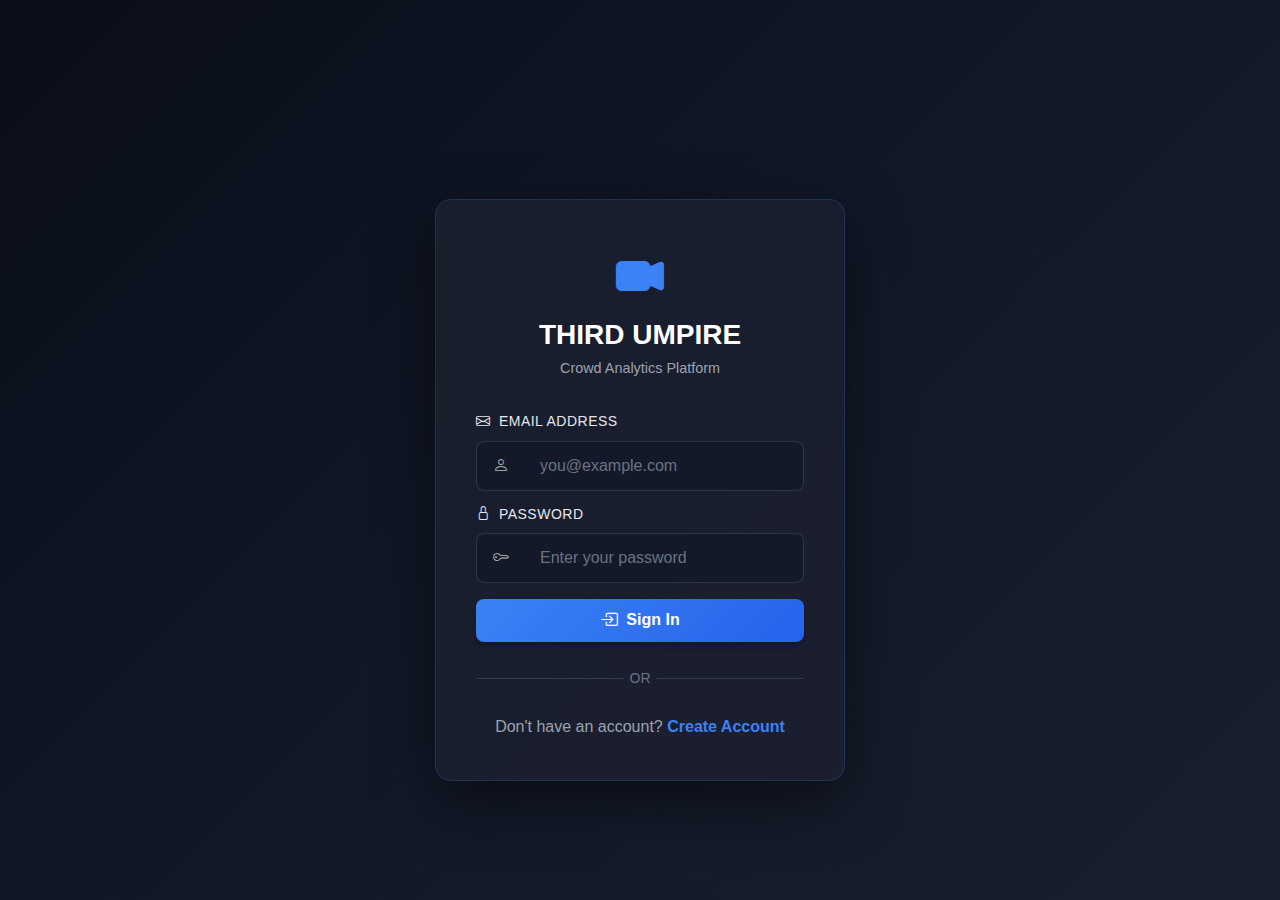
<file: login.html>
<!DOCTYPE html>
<html lang="en">
<head>
    <meta charset="UTF-8">
    <meta name="viewport" content="width=device-width, initial-scale=1.0">
    <title>Login - Third Umpire Analytics</title>
    
    <!-- Bootstrap 5 CSS -->
    <link href="https://cdn.jsdelivr.net/npm/bootstrap@5.3.0/dist/css/bootstrap.min.css" rel="stylesheet">
    
    <!-- Bootstrap Icons -->
    <link href="https://cdn.jsdelivr.net/npm/bootstrap-icons@1.11.0/font/bootstrap-icons.css" rel="stylesheet">
    <!-- Core CSS - Load First -->
    <link rel="stylesheet" href="/css/core.css">
    <link rel="stylesheet" href="/css/components.css">
    <link rel="stylesheet" href="/css/toast-loading.css">
    <link rel="stylesheet" href="/css/navigation.css">
    <link rel="stylesheet" href="/css/style.css">
    
    <style>
        body {
            background: linear-gradient(135deg, #0a0e1a 0%, #111827 50%, #1a1f2e 100%);
            min-height: 100vh;
            display: flex;
            align-items: center;
            justify-content: center;
            font-family: -apple-system, BlinkMacSystemFont, "Segoe UI", Roboto, sans-serif;
        }
        
        .login-container {
            max-width: 450px;
            width: 100%;
            padding: 20px;
        }
        
        .login-card {
            background: rgba(26, 31, 46, 0.95);
            border: 1px solid rgba(59, 130, 246, 0.2);
            border-radius: 16px;
            padding: 40px;
            box-shadow: 0 20px 60px rgba(0, 0, 0, 0.5);
        }
        
        .brand-logo {
            text-align: center;
            margin-bottom: 30px;
        }
        
        .brand-logo i {
            font-size: 3rem;
            color: #3B82F6;
            margin-bottom: 10px;
        }
        
        .brand-logo h1 {
            color: #fff;
            font-size: 1.75rem;
            font-weight: 700;
            margin: 0;
        }
        
        .brand-logo p {
            color: #9CA3AF;
            font-size: 0.9rem;
            margin-top: 5px;
        }
        
        .form-label {
            color: #E5E7EB;
            font-weight: 500;
            margin-bottom: 8px;
        }
        
        .form-control {
            background: rgba(17, 24, 39, 0.8);
            border: 1px solid rgba(75, 85, 99, 0.5);
            border-radius: 8px;
            color: #fff;
            padding: 12px 16px;
            transition: all 0.3s;
        }
        
        .form-control:focus {
            background: rgba(17, 24, 39, 0.9);
            border-color: #3B82F6;
            box-shadow: 0 0 0 3px rgba(59, 130, 246, 0.1);
            color: #fff;
        }
        
        .form-control::placeholder {
            color: #6B7280;
        }
        
        .btn-primary {
            background: linear-gradient(135deg, #3B82F6, #2563EB);
            border: none;
            border-radius: 8px;
            padding: 12px;
            font-weight: 600;
            width: 100%;
            transition: all 0.3s;
        }
        
        .btn-primary:hover {
            background: linear-gradient(135deg, #2563EB, #1D4ED8);
            transform: translateY(-2px);
            box-shadow: 0 10px 25px rgba(59, 130, 246, 0.3);
        }
        
        .divider {
            text-align: center;
            margin: 25px 0;
            color: #6B7280;
            position: relative;
        }
        
        .divider::before,
        .divider::after {
            content: '';
            position: absolute;
            top: 50%;
            width: 45%;
            height: 1px;
            background: rgba(75, 85, 99, 0.5);
        }
        
        .divider::before {
            left: 0;
        }
        
        .divider::after {
            right: 0;
        }
        
        .register-link {
            text-align: center;
            margin-top: 20px;
            color: #9CA3AF;
        }
        
        .register-link a {
            color: #3B82F6;
            text-decoration: none;
            font-weight: 600;
        }
        
        .register-link a:hover {
            color: #60A5FA;
            text-decoration: underline;
        }
        
        .alert {
            border-radius: 8px;
            border: none;
        }
        
        .input-group-text {
            background: rgba(17, 24, 39, 0.8);
            border: 1px solid rgba(75, 85, 99, 0.5);
            border-right: none;
            color: #9CA3AF;
        }
        
        .input-group .form-control {
            border-left: none;
        }
        
        .input-group:focus-within .input-group-text {
            border-color: #3B82F6;
            color: #3B82F6;
        }
    </style>
</head>
<body>
    <div class="login-container">
        <div class="login-card">
            <!-- Brand Logo -->
            <div class="brand-logo">
                <i class="bi bi-camera-video-fill"></i>
                <h1>THIRD UMPIRE</h1>
                <p>Crowd Analytics Platform</p>
            </div>
            
            <!-- Alert Messages -->
            <div id="alertContainer"></div>
            
            <!-- Login Form -->
            <form id="loginForm">
                <div class="mb-3">
                    <label for="email" class="form-label">
                        <i class="bi bi-envelope me-1"></i>
                        Email Address
                    </label>
                    <div class="input-group">
                        <span class="input-group-text">
                            <i class="bi bi-person"></i>
                        </span>
                        <input 
                            type="email" 
                            class="form-control" 
                            id="email" 
                            placeholder="you@example.com"
                            required
                            autocomplete="email"
                        >
                    </div>
                </div>
                
                <div class="mb-4">
                    <label for="password" class="form-label">
                        <i class="bi bi-lock me-1"></i>
                        Password
                    </label>
                    <div class="input-group">
                        <span class="input-group-text">
                            <i class="bi bi-key"></i>
                        </span>
                        <input 
                            type="password" 
                            class="form-control" 
                            id="password" 
                            placeholder="Enter your password"
                            required
                            autocomplete="current-password"
                        >
                    </div>
                </div>
                
                <button type="submit" class="btn btn-primary" id="loginBtn">
                    <i class="bi bi-box-arrow-in-right me-2"></i>
                    Sign In
                </button>
            </form>
            
            <div class="divider">OR</div>
            
            <div class="register-link">
                Don't have an account? 
                <a href="/register.html">Create Account</a>
            </div>
        </div>
    </div>
    
    <!-- Bootstrap JS -->
    <script src="https://cdn.jsdelivr.net/npm/bootstrap@5.3.0/dist/js/bootstrap.bundle.min.js"></script>
    <script src="js/toast.js"></script>
    <script src="js/loading-state.js"></script>
    <script>
        const loginForm = document.getElementById('loginForm');
        const loginBtn = document.getElementById('loginBtn');
        const alertContainer = document.getElementById('alertContainer');
        
        function showAlert(message, type = 'danger') {
            alertContainer.innerHTML = `
                <div class="alert alert-${type} alert-dismissible fade show" role="alert">
                    <i class="bi bi-${type === 'danger' ? 'exclamation-triangle' : 'check-circle'} me-2"></i>
                    ${message}
                    <button type="button" class="btn-close" data-bs-dismiss="alert"></button>
                </div>
            `;
        }
        
        loginForm.addEventListener('submit', async (e) => {
            e.preventDefault();
            
            const email = document.getElementById('email').value.trim();
            const password = document.getElementById('password').value;
            
            // Disable button
            loginBtn.disabled = true;
            loginBtn.innerHTML = '<span class="spinner-border spinner-border-sm me-2"></span>Signing in...';
            
            try {
                const response = await fetch('/api/auth/login', {
                    method: 'POST',
                    headers: {
                        'Content-Type': 'application/json'
                    },
                    body: JSON.stringify({ email, password })
                });
                
                const data = await response.json();
                
                if (data.success) {
                    showAlert('Login successful! Redirecting...', 'success');
                    
                    // Redirect to dashboard after 1 second
                    setTimeout(() => {
                        window.location.href = '/highlights.html';
                    }, 1000);
                } else {
                    showAlert(data.error || 'Login failed. Please try again.');
                    loginBtn.disabled = false;
                    loginBtn.innerHTML = '<i class="bi bi-box-arrow-in-right me-2"></i>Sign In';
                }
                
            } catch (error) {
                console.error('Login error:', error);
                showAlert('Network error. Please check your connection.');
                loginBtn.disabled = false;
                loginBtn.innerHTML = '<i class="bi bi-box-arrow-in-right me-2"></i>Sign In';
            }
        });
    </script>
</body>
</html>
</file>
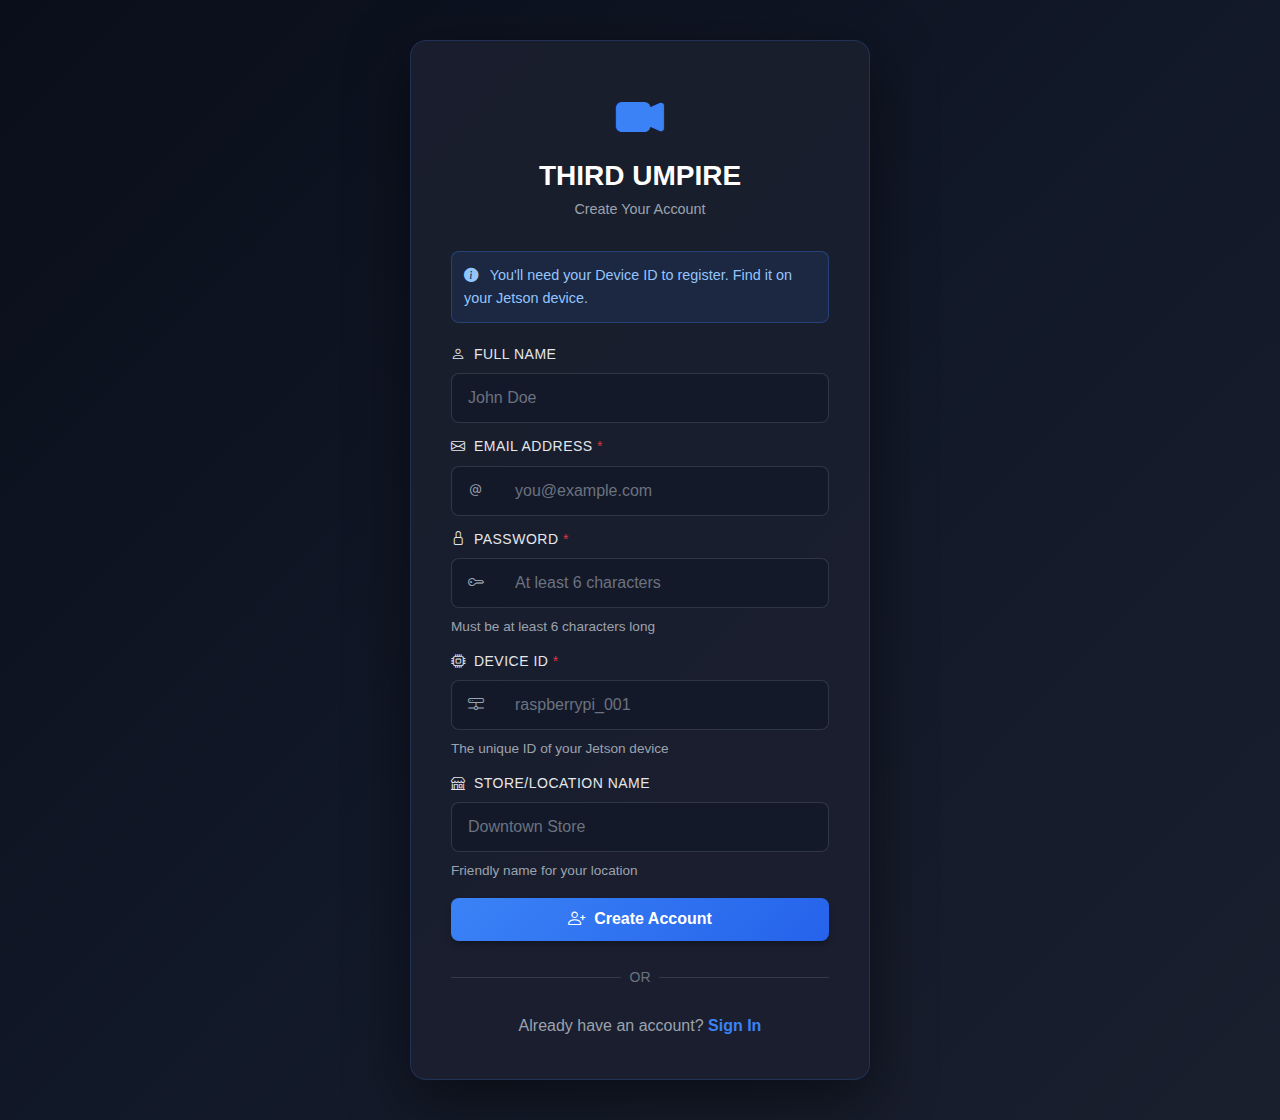
<file: register.html>
<!DOCTYPE html>
<html lang="en">
<head>
    <meta charset="UTF-8">
    <meta name="viewport" content="width=device-width, initial-scale=1.0">
    <title>Register - Third Umpire Analytics</title>
    
    <!-- Bootstrap 5 CSS -->
    <link href="https://cdn.jsdelivr.net/npm/bootstrap@5.3.0/dist/css/bootstrap.min.css" rel="stylesheet">
    
    <!-- Bootstrap Icons -->
    <link href="https://cdn.jsdelivr.net/npm/bootstrap-icons@1.11.0/font/bootstrap-icons.css" rel="stylesheet">
    <!-- Core CSS - Load First -->
    <link rel="stylesheet" href="/css/core.css">
    <link rel="stylesheet" href="/css/components.css">
    <link rel="stylesheet" href="/css/toast-loading.css">
    <link rel="stylesheet" href="/css/navigation.css">
    <link rel="stylesheet" href="/css/style.css">
    
    <style>
        body {
            background: linear-gradient(135deg, #0a0e1a 0%, #111827 50%, #1a1f2e 100%);
            min-height: 100vh;
            display: flex;
            align-items: center;
            justify-content: center;
            font-family: -apple-system, BlinkMacSystemFont, "Segoe UI", Roboto, sans-serif;
            padding: 20px 0;
        }
        
        .register-container {
            max-width: 500px;
            width: 100%;
            padding: 20px;
        }
        
        .register-card {
            background: rgba(26, 31, 46, 0.95);
            border: 1px solid rgba(59, 130, 246, 0.2);
            border-radius: 16px;
            padding: 40px;
            box-shadow: 0 20px 60px rgba(0, 0, 0, 0.5);
        }
        
        .brand-logo {
            text-align: center;
            margin-bottom: 30px;
        }
        
        .brand-logo i {
            font-size: 3rem;
            color: #3B82F6;
            margin-bottom: 10px;
        }
        
        .brand-logo h1 {
            color: #fff;
            font-size: 1.75rem;
            font-weight: 700;
            margin: 0;
        }
        
        .brand-logo p {
            color: #9CA3AF;
            font-size: 0.9rem;
            margin-top: 5px;
        }
        
        .form-label {
            color: #E5E7EB;
            font-weight: 500;
            margin-bottom: 8px;
        }
        
        .form-control {
            background: rgba(17, 24, 39, 0.8);
            border: 1px solid rgba(75, 85, 99, 0.5);
            border-radius: 8px;
            color: #fff;
            padding: 12px 16px;
            transition: all 0.3s;
        }
        
        .form-control:focus {
            background: rgba(17, 24, 39, 0.9);
            border-color: #3B82F6;
            box-shadow: 0 0 0 3px rgba(59, 130, 246, 0.1);
            color: #fff;
        }
        
        .form-control::placeholder {
            color: #6B7280;
        }
        
        .form-text {
            color: #9CA3AF;
            font-size: 0.85rem;
        }
        
        .btn-primary {
            background: linear-gradient(135deg, #3B82F6, #2563EB);
            border: none;
            border-radius: 8px;
            padding: 12px;
            font-weight: 600;
            width: 100%;
            transition: all 0.3s;
        }
        
        .btn-primary:hover {
            background: linear-gradient(135deg, #2563EB, #1D4ED8);
            transform: translateY(-2px);
            box-shadow: 0 10px 25px rgba(59, 130, 246, 0.3);
        }
        
        .divider {
            text-align: center;
            margin: 25px 0;
            color: #6B7280;
            position: relative;
        }
        
        .divider::before,
        .divider::after {
            content: '';
            position: absolute;
            top: 50%;
            width: 45%;
            height: 1px;
            background: rgba(75, 85, 99, 0.5);
        }
        
        .divider::before {
            left: 0;
        }
        
        .divider::after {
            right: 0;
        }
        
        .login-link {
            text-align: center;
            margin-top: 20px;
            color: #9CA3AF;
        }
        
        .login-link a {
            color: #3B82F6;
            text-decoration: none;
            font-weight: 600;
        }
        
        .login-link a:hover {
            color: #60A5FA;
            text-decoration: underline;
        }
        
        .alert {
            border-radius: 8px;
            border: none;
        }
        
        .input-group-text {
            background: rgba(17, 24, 39, 0.8);
            border: 1px solid rgba(75, 85, 99, 0.5);
            border-right: none;
            color: #9CA3AF;
        }
        
        .input-group .form-control {
            border-left: none;
        }
        
        .input-group:focus-within .input-group-text {
            border-color: #3B82F6;
            color: #3B82F6;
        }
        
        .info-box {
            background: rgba(59, 130, 246, 0.1);
            border: 1px solid rgba(59, 130, 246, 0.3);
            border-radius: 8px;
            padding: 12px;
            margin-bottom: 20px;
            color: #93C5FD;
            font-size: 0.9rem;
        }
        
        .info-box i {
            margin-right: 8px;
        }
    </style>
</head>
<body>
    <div class="register-container">
        <div class="register-card">
            <!-- Brand Logo -->
            <div class="brand-logo">
                <i class="bi bi-camera-video-fill"></i>
                <h1>THIRD UMPIRE</h1>
                <p>Create Your Account</p>
            </div>
            
            <!-- Info Box -->
            <div class="info-box">
                <i class="bi bi-info-circle-fill"></i>
                You'll need your Device ID to register. Find it on your Jetson device.
            </div>
            
            <!-- Alert Messages -->
            <div id="alertContainer"></div>
            
            <!-- Registration Form -->
            <form id="registerForm">
                <div class="mb-3">
                    <label for="fullName" class="form-label">
                        <i class="bi bi-person me-1"></i>
                        Full Name
                    </label>
                    <input 
                        type="text" 
                        class="form-control" 
                        id="fullName" 
                        placeholder="John Doe"
                        autocomplete="name"
                    >
                </div>
                
                <div class="mb-3">
                    <label for="email" class="form-label">
                        <i class="bi bi-envelope me-1"></i>
                        Email Address <span class="text-danger">*</span>
                    </label>
                    <div class="input-group">
                        <span class="input-group-text">
                            <i class="bi bi-at"></i>
                        </span>
                        <input 
                            type="email" 
                            class="form-control" 
                            id="email" 
                            placeholder="you@example.com"
                            required
                            autocomplete="email"
                        >
                    </div>
                </div>
                
                <div class="mb-3">
                    <label for="password" class="form-label">
                        <i class="bi bi-lock me-1"></i>
                        Password <span class="text-danger">*</span>
                    </label>
                    <div class="input-group">
                        <span class="input-group-text">
                            <i class="bi bi-key"></i>
                        </span>
                        <input 
                            type="password" 
                            class="form-control" 
                            id="password" 
                            placeholder="At least 6 characters"
                            required
                            autocomplete="new-password"
                            minlength="6"
                        >
                    </div>
                    <div class="form-text">Must be at least 6 characters long</div>
                </div>
                
                <div class="mb-3">
                    <label for="deviceId" class="form-label">
                        <i class="bi bi-cpu me-1"></i>
                        Device ID <span class="text-danger">*</span>
                    </label>
                    <div class="input-group">
                        <span class="input-group-text">
                            <i class="bi bi-hdd-network"></i>
                        </span>
                        <input 
                            type="text" 
                            class="form-control" 
                            id="deviceId" 
                            placeholder="raspberrypi_001"
                            required
                        >
                    </div>
                    <div class="form-text">The unique ID of your Jetson device</div>
                </div>
                
                <div class="mb-4">
                    <label for="storeName" class="form-label">
                        <i class="bi bi-shop me-1"></i>
                        Store/Location Name
                    </label>
                    <input 
                        type="text" 
                        class="form-control" 
                        id="storeName" 
                        placeholder="Downtown Store"
                    >
                    <div class="form-text">Friendly name for your location</div>
                </div>
                
                <button type="submit" class="btn btn-primary" id="registerBtn">
                    <i class="bi bi-person-plus me-2"></i>
                    Create Account
                </button>
            </form>
            
            <div class="divider">OR</div>
            
            <div class="login-link">
                Already have an account? 
                <a href="/login.html">Sign In</a>
            </div>
        </div>
    </div>
    
    <!-- Bootstrap JS -->
    <script src="https://cdn.jsdelivr.net/npm/bootstrap@5.3.0/dist/js/bootstrap.bundle.min.js"></script>
    <script src="js/toast.js"></script>
    <script src="js/loading-state.js"></script>
    <script>
        const registerForm = document.getElementById('registerForm');
        const registerBtn = document.getElementById('registerBtn');
        const alertContainer = document.getElementById('alertContainer');
        
        function showAlert(message, type = 'danger') {
            alertContainer.innerHTML = `
                <div class="alert alert-${type} alert-dismissible fade show" role="alert">
                    <i class="bi bi-${type === 'danger' ? 'exclamation-triangle' : 'check-circle'} me-2"></i>
                    ${message}
                    <button type="button" class="btn-close" data-bs-dismiss="alert"></button>
                </div>
            `;
            
            // Scroll to top to show alert
            window.scrollTo({ top: 0, behavior: 'smooth' });
        }
        
        registerForm.addEventListener('submit', async (e) => {
            e.preventDefault();
            
            const fullName = document.getElementById('fullName').value.trim();
            const email = document.getElementById('email').value.trim();
            const password = document.getElementById('password').value;
            const deviceId = document.getElementById('deviceId').value.trim();
            const storeName = document.getElementById('storeName').value.trim();
            
            // Client-side validation
            if (!email || !password || !deviceId) {
                showAlert('Please fill in all required fields.');
                return;
            }
            
            if (password.length < 6) {
                showAlert('Password must be at least 6 characters long.');
                return;
            }
            
            // Disable button
            registerBtn.disabled = true;
            registerBtn.innerHTML = '<span class="spinner-border spinner-border-sm me-2"></span>Creating account...';
            
            try {
                const response = await fetch('/api/auth/register', {
                    method: 'POST',
                    headers: {
                        'Content-Type': 'application/json'
                    },
                    body: JSON.stringify({
                        email,
                        password,
                        device_id: deviceId,
                        full_name: fullName || null,
                        store_name: storeName || null
                    })
                });
                
                const data = await response.json();
                
                if (data.success) {
                    showAlert('Account created successfully! Redirecting...', 'success');
                    
                    // Redirect to dashboard after 1.5 seconds
                    setTimeout(() => {
                        window.location.href = '/highlights.html';
                    }, 1500);
                } else {
                    showAlert(data.error || 'Registration failed. Please try again.');
                    registerBtn.disabled = false;
                    registerBtn.innerHTML = '<i class="bi bi-person-plus me-2"></i>Create Account';
                }
                
            } catch (error) {
                console.error('Registration error:', error);
                showAlert('Network error. Please check your connection.');
                registerBtn.disabled = false;
                registerBtn.innerHTML = '<i class="bi bi-person-plus me-2"></i>Create Account';
            }
        });
    </script>
</body>
</html>
</file>
<file: css/core.css>
/* ============================================
   THIRD UMPIRE DASHBOARD - CORE CSS
   Design System & Variables
   Quick Win #3: Extract inline styles to CSS
   ============================================ */

/* ========== CSS VARIABLES ========== */
:root {
  /* Color Palette - Dark Theme */
  --color-primary: #0073A4;
  --color-accent: #16A6FD;
  --color-accent-hover: #22C8F9;
  --color-accent-secondary: #0284c7;
  
  /* Background Colors */
  --bg-primary: #0E1726;
  --bg-secondary: #1a1f2e;
  --bg-card: rgba(26, 31, 46, 0.95);
  --bg-card-hover: rgba(34, 41, 56, 0.95);
  
  /* Text Colors */
  --text-primary: #FFFFFF;
  --text-secondary: #A0AEC0;
  --text-muted: #6B7280;
  --text-disabled: #4B5563;
  
  /* Border Colors */
  --border-color: rgba(75, 85, 99, 0.5);
  --border-color-hover: var(--color-accent);
  --border-color-focus: #3B82F6;
  
  /* Status Colors */
  --status-success: #10B981;
  --status-error: #EF4444;
  --status-warning: #F59E0B;
  --status-info: #3B82F6;
  
  /* Shadows */
  --shadow-sm: 0 1px 3px rgba(0, 0, 0, 0.3);
  --shadow-md: 0 4px 12px rgba(0, 0, 0, 0.4);
  --shadow-lg: 0 10px 25px rgba(0, 0, 0, 0.5);
  --shadow-xl: 0 20px 60px rgba(0, 0, 0, 0.6);
  --shadow-glow: 0 0 20px rgba(22, 166, 253, 0.4);
  
  /* Spacing Scale */
  --space-1: 0.25rem;  /* 4px */
  --space-2: 0.5rem;   /* 8px */
  --space-3: 0.75rem;  /* 12px */
  --space-4: 1rem;     /* 16px */
  --space-5: 1.25rem;  /* 20px */
  --space-6: 1.5rem;   /* 24px */
  --space-8: 2rem;     /* 32px */
  --space-10: 2.5rem;  /* 40px */
  --space-12: 3rem;    /* 48px */
  
  /* Border Radius */
  --radius-sm: 4px;
  --radius-md: 8px;
  --radius-lg: 12px;
  --radius-xl: 16px;
  --radius-full: 9999px;
  
  /* Typography */
  --font-family: -apple-system, BlinkMacSystemFont, "Segoe UI", Roboto, "Inter", "Helvetica Neue", Arial, sans-serif;
  --font-mono: "SF Mono", Monaco, "Cascadia Code", "Roboto Mono", Consolas, "Courier New", monospace;
  
  --font-size-xs: 0.75rem;   /* 12px */
  --font-size-sm: 0.875rem;  /* 14px */
  --font-size-base: 1rem;    /* 16px */
  --font-size-lg: 1.125rem;  /* 18px */
  --font-size-xl: 1.25rem;   /* 20px */
  --font-size-2xl: 1.5rem;   /* 24px */
  --font-size-3xl: 1.875rem; /* 30px */
  
  --font-weight-normal: 400;
  --font-weight-medium: 500;
  --font-weight-semibold: 600;
  --font-weight-bold: 700;
  
  --line-height-tight: 1.25;
  --line-height-normal: 1.5;
  --line-height-relaxed: 1.75;
  
  /* Transitions */
  --transition-fast: 150ms cubic-bezier(0.4, 0, 0.2, 1);
  --transition-base: 300ms cubic-bezier(0.4, 0, 0.2, 1);
  --transition-slow: 500ms cubic-bezier(0.4, 0, 0.2, 1);
  
  /* Z-index Scale */
  --z-dropdown: 1000;
  --z-sticky: 1020;
  --z-fixed: 1030;
  --z-modal-backdrop: 1040;
  --z-modal: 1050;
  --z-popover: 1060;
  --z-tooltip: 1070;
  --z-toast: 1080;
  
  /* Chart Heights - Responsive */
  --chart-height: 360px;
  --chart-height-mobile: 280px;
  --chart-height-tablet: 320px;
  --chart-height-desktop: 380px;
  
  /* Touch Targets */
  --touch-target-min: 44px;
  
  /* Grid Breakpoints */
  --breakpoint-sm: 576px;
  --breakpoint-md: 768px;
  --breakpoint-lg: 992px;
  --breakpoint-xl: 1200px;
  --breakpoint-2xl: 1400px;
}

/* ========== GLOBAL RESETS ========== */
*,
*::before,
*::after {
  box-sizing: border-box;
  margin: 0;
  padding: 0;
}

html {
  font-size: 16px;
  -webkit-font-smoothing: antialiased;
  -moz-osx-font-smoothing: grayscale;
  text-rendering: optimizeLegibility;
}

body {
  font-family: var(--font-family);
  font-size: var(--font-size-base);
  line-height: var(--line-height-normal);
  color: var(--text-primary);
  background: linear-gradient(135deg, #0a0e1a 0%, #111827 50%, #1a1f2e 100%);
  min-height: 100vh;
  overflow-x: hidden;
}

/* ========== TYPOGRAPHY ========== */
h1, h2, h3, h4, h5, h6 {
  font-weight: var(--font-weight-bold);
  line-height: var(--line-height-tight);
  color: var(--text-primary);
  margin-bottom: var(--space-4);
}

h1 { font-size: var(--font-size-3xl); }
h2 { font-size: var(--font-size-2xl); }
h3 { font-size: var(--font-size-xl); }
h4 { font-size: var(--font-size-lg); }
h5 { font-size: var(--font-size-base); }
h6 { font-size: var(--font-size-sm); }

p {
  margin-bottom: var(--space-4);
  color: var(--text-secondary);
}

a {
  color: var(--color-accent);
  text-decoration: none;
  transition: color var(--transition-fast);
}

a:hover {
  color: var(--color-accent-hover);
  text-decoration: underline;
}

a:focus-visible {
  outline: 2px solid var(--color-accent);
  outline-offset: 2px;
  border-radius: var(--radius-sm);
}

small {
  font-size: var(--font-size-sm);
  color: var(--text-muted);
}

strong {
  font-weight: var(--font-weight-semibold);
  color: var(--text-primary);
}

code, kbd {
  font-family: var(--font-mono);
  font-size: 0.875em;
}

kbd {
  background-color: var(--bg-secondary);
  border: 1px solid var(--border-color);
  border-radius: var(--radius-sm);
  box-shadow: var(--shadow-sm);
  color: var(--text-primary);
  display: inline-block;
  font-weight: var(--font-weight-medium);
  line-height: 1;
  padding: 3px 6px;
  white-space: nowrap;
}

/* ========== ACCESSIBILITY ========== */
.sr-only {
  position: absolute;
  width: 1px;
  height: 1px;
  padding: 0;
  margin: -1px;
  overflow: hidden;
  clip: rect(0, 0, 0, 0);
  white-space: nowrap;
  border: 0;
}

/* Focus styles for keyboard navigation */
:focus-visible {
  outline: 2px solid var(--color-accent);
  outline-offset: 2px;
}

/* Skip to content link */
.skip-to-content {
  position: absolute;
  top: -40px;
  left: 0;
  background: var(--bg-card);
  color: var(--text-primary);
  padding: var(--space-3);
  text-decoration: none;
  z-index: var(--z-tooltip);
  transition: top var(--transition-fast);
}

.skip-to-content:focus {
  top: 0;
}

/* ========== UTILITY CLASSES ========== */
/* Display */
.d-none { display: none !important; }
.d-block { display: block !important; }
.d-inline-block { display: inline-block !important; }
.d-flex { display: flex !important; }
.d-inline-flex { display: inline-flex !important; }
.d-grid { display: grid !important; }

/* Flexbox */
.flex-row { flex-direction: row !important; }
.flex-column { flex-direction: column !important; }
.flex-wrap { flex-wrap: wrap !important; }
.justify-content-start { justify-content: flex-start !important; }
.justify-content-center { justify-content: center !important; }
.justify-content-end { justify-content: flex-end !important; }
.justify-content-between { justify-content: space-between !important; }
.align-items-start { align-items: flex-start !important; }
.align-items-center { align-items: center !important; }
.align-items-end { align-items: flex-end !important; }
.gap-1 { gap: var(--space-1) !important; }
.gap-2 { gap: var(--space-2) !important; }
.gap-3 { gap: var(--space-3) !important; }
.gap-4 { gap: var(--space-4) !important; }

/* Spacing */
.m-0 { margin: 0 !important; }
.mt-1 { margin-top: var(--space-1) !important; }
.mt-2 { margin-top: var(--space-2) !important; }
.mt-3 { margin-top: var(--space-3) !important; }
.mt-4 { margin-top: var(--space-4) !important; }
.mb-1 { margin-bottom: var(--space-1) !important; }
.mb-2 { margin-bottom: var(--space-2) !important; }
.mb-3 { margin-bottom: var(--space-3) !important; }
.mb-4 { margin-bottom: var(--space-4) !important; }

.p-0 { padding: 0 !important; }
.p-1 { padding: var(--space-1) !important; }
.p-2 { padding: var(--space-2) !important; }
.p-3 { padding: var(--space-3) !important; }
.p-4 { padding: var(--space-4) !important; }

/* Text */
.text-left { text-align: left !important; }
.text-center { text-align: center !important; }
.text-right { text-align: right !important; }

.text-primary { color: var(--text-primary) !important; }
.text-secondary { color: var(--text-secondary) !important; }
.text-muted { color: var(--text-muted) !important; }
.text-success { color: var(--status-success) !important; }
.text-error { color: var(--status-error) !important; }
.text-warning { color: var(--status-warning) !important; }
.text-info { color: var(--status-info) !important; }

.font-bold { font-weight: var(--font-weight-bold) !important; }
.font-semibold { font-weight: var(--font-weight-semibold) !important; }
.font-medium { font-weight: var(--font-weight-medium) !important; }

/* Width */
.w-full { width: 100% !important; }
.w-auto { width: auto !important; }

/* Opacity */
.opacity-0 { opacity: 0 !important; }
.opacity-50 { opacity: 0.5 !important; }
.opacity-100 { opacity: 1 !important; }

/* Pointer Events */
.pointer-events-none { pointer-events: none !important; }
.pointer-events-auto { pointer-events: auto !important; }

/* Cursor */
.cursor-pointer { cursor: pointer !important; }
.cursor-not-allowed { cursor: not-allowed !important; }

/* Overflow */
.overflow-hidden { overflow: hidden !important; }
.overflow-auto { overflow: auto !important; }

/* Position */
.position-relative { position: relative !important; }
.position-absolute { position: absolute !important; }
.position-fixed { position: fixed !important; }

/* ========== ANIMATIONS ========== */
@keyframes fadeIn {
  from {
    opacity: 0;
    transform: translateY(10px);
  }
  to {
    opacity: 1;
    transform: translateY(0);
  }
}

@keyframes fadeOut {
  from {
    opacity: 1;
    transform: scale(1);
  }
  to {
    opacity: 0;
    transform: scale(0.95);
  }
}

@keyframes slideInRight {
  from {
    transform: translateX(100%);
  }
  to {
    transform: translateX(0);
  }
}

@keyframes slideOutRight {
  from {
    transform: translateX(0);
  }
  to {
    transform: translateX(100%);
  }
}

@keyframes spin {
  from {
    transform: rotate(0deg);
  }
  to {
    transform: rotate(360deg);
  }
}

@keyframes pulse {
  0%, 100% {
    opacity: 1;
  }
  50% {
    opacity: 0.5;
  }
}

@keyframes shimmer {
  0% {
    background-position: -1000px 0;
  }
  100% {
    background-position: 1000px 0;
  }
}

/* Animation utility classes */
.animate-fade-in {
  animation: fadeIn var(--transition-base) ease-in-out;
}

.animate-fade-out {
  animation: fadeOut var(--transition-base) ease-in-out;
}

.animate-spin {
  animation: spin 1s linear infinite;
}

.animate-pulse {
  animation: pulse 2s cubic-bezier(0.4, 0, 0.6, 1) infinite;
}

/* ========== RESPONSIVE BREAKPOINTS ========== */
@media (max-width: 767px) {
  :root {
    --chart-height: var(--chart-height-mobile);
    --space-mobile: var(--space-3);
  }
  
  body {
    font-size: var(--font-size-sm);
  }
  
  h1 { font-size: var(--font-size-2xl); }
  h2 { font-size: var(--font-size-xl); }
  h3 { font-size: var(--font-size-lg); }
}

@media (min-width: 768px) and (max-width: 991px) {
  :root {
    --chart-height: var(--chart-height-tablet);
  }
}

@media (min-width: 992px) {
  :root {
    --chart-height: var(--chart-height-desktop);
  }
}

/* ========== PRINT STYLES ========== */
@media print {
  body {
    background: white;
    color: black;
  }
  
  .no-print,
  button,
  .btn,
  nav,
  .modal,
  .toast-container {
    display: none !important;
  }
}
</file>
<file: css/components.css>
/* ============================================
   THIRD UMPIRE DASHBOARD - COMPONENTS CSS
   Buttons, Cards, Modals, Forms, Navigation
   Quick Win #3: Extract inline styles to CSS
   ============================================ */

/* ========== BUTTONS ========== */
.btn {
  display: inline-flex;
  align-items: center;
  justify-content: center;
  padding: var(--space-3) var(--space-5);
  font-family: var(--font-family);
  font-size: var(--font-size-base);
  font-weight: var(--font-weight-semibold);
  line-height: 1;
  text-align: center;
  text-decoration: none;
  white-space: nowrap;
  border: 1px solid transparent;
  border-radius: var(--radius-md);
  cursor: pointer;
  transition: all var(--transition-fast);
  user-select: none;
  -webkit-user-select: none;
  position: relative;
  overflow: hidden;
}

.btn:focus-visible {
  outline: 2px solid var(--color-accent);
  outline-offset: 2px;
}

.btn:active {
  transform: translateY(0) !important;
  box-shadow: var(--shadow-sm) !important;
}

/* Button Variants */
.btn-primary {
  background: linear-gradient(135deg, var(--color-accent), var(--color-primary));
  color: var(--text-primary);
  border: none;
  box-shadow: var(--shadow-md);
}

.btn-primary:hover {
  background: linear-gradient(135deg, var(--color-accent-hover), var(--color-accent));
  transform: translateY(-2px);
  box-shadow: var(--shadow-lg), var(--shadow-glow);
}

.btn-secondary {
  background: var(--bg-secondary);
  color: var(--text-primary);
  border-color: var(--border-color);
}

.btn-secondary:hover {
  background: var(--bg-card-hover);
  border-color: var(--border-color-hover);
  transform: translateY(-1px);
}

.btn-outline-primary {
  background: transparent;
  color: var(--color-accent);
  border-color: var(--color-accent);
}

.btn-outline-primary:hover {
  background: var(--color-accent);
  color: white;
  transform: translateY(-1px);
}

.btn-outline-secondary {
  background: transparent;
  color: var(--text-secondary);
  border-color: var(--border-color);
}

.btn-outline-secondary:hover {
  background: var(--bg-card-hover);
  border-color: var(--color-accent-secondary);
  color: var(--color-accent-secondary);
}

/* Button States */
.btn:disabled,
.btn.disabled {
  opacity: 0.5;
  cursor: not-allowed;
  pointer-events: none;
}

.btn.loading {
  color: transparent;
  pointer-events: none;
  position: relative;
}

.btn.loading::after {
  content: '';
  position: absolute;
  width: 16px;
  height: 16px;
  top: 50%;
  left: 50%;
  margin-left: -8px;
  margin-top: -8px;
  border: 2px solid currentColor;
  border-radius: 50%;
  border-top-color: transparent;
  animation: spin 0.6s linear infinite;
}

/* Button Sizes */
.btn-sm {
  padding: var(--space-2) var(--space-3);
  font-size: var(--font-size-sm);
}

.btn-lg {
  padding: var(--space-4) var(--space-6);
  font-size: var(--font-size-lg);
}

/* Button Icons */
.btn i {
  font-size: 1.1em;
  line-height: 1;
}

.btn i:first-child {
  margin-right: var(--space-2);
}

.btn i:last-child {
  margin-left: var(--space-2);
}

.btn i:only-child {
  margin: 0;
}

/* Button Group */
.btn-group {
  display: inline-flex;
  gap: 1px;
}

.btn-group .btn {
  border-radius: 0;
}

.btn-group .btn:first-child {
  border-top-left-radius: var(--radius-md);
  border-bottom-left-radius: var(--radius-md);
}

.btn-group .btn:last-child {
  border-top-right-radius: var(--radius-md);
  border-bottom-right-radius: var(--radius-md);
}

/* Close Button */
.btn-close {
  width: 32px;
  height: 32px;
  padding: 0;
  background: transparent;
  border: none;
  color: var(--text-secondary);
  cursor: pointer;
  opacity: 0.7;
  transition: all var(--transition-fast);
  display: flex;
  align-items: center;
  justify-content: center;
  border-radius: var(--radius-md);
}

.btn-close:hover {
  opacity: 1;
  background: rgba(255, 255, 255, 0.1);
}

.btn-close-white {
  filter: invert(1);
}

/* ========== CARDS ========== */
.card {
  background: var(--bg-card);
  border: 1px solid var(--border-color);
  border-radius: var(--radius-lg);
  box-shadow: var(--shadow-md);
  overflow: hidden;
  transition: all var(--transition-base);
}

.card:hover {
  box-shadow: var(--shadow-lg);
}

.card-header {
  padding: var(--space-5) var(--space-6);
  background: var(--bg-secondary);
  border-bottom: 1px solid var(--border-color);
}

.card-body {
  padding: var(--space-6);
}

.card-footer {
  padding: var(--space-4) var(--space-6);
  background: var(--bg-secondary);
  border-top: 1px solid var(--border-color);
}

.card-title {
  font-size: var(--font-size-lg);
  font-weight: var(--font-weight-semibold);
  color: var(--text-primary);
  margin-bottom: var(--space-3);
}

.card-subtitle {
  font-size: var(--font-size-sm);
  color: var(--text-muted);
  margin-bottom: var(--space-4);
}

/* Interactive Card */
.card-interactive {
  cursor: pointer;
  transition: all var(--transition-base);
}

.card-interactive:hover {
  transform: translateY(-4px);
  border-color: var(--color-accent);
  box-shadow: var(--shadow-xl);
}

/* Card with Top Accent */
.card-accent {
  position: relative;
}

.card-accent::before {
  content: '';
  position: absolute;
  top: 0;
  left: 0;
  right: 0;
  height: 3px;
  background: linear-gradient(90deg, var(--color-accent), var(--color-primary));
}

/* ========== MODALS ========== */
.modal {
  position: fixed;
  top: 0;
  left: 0;
  z-index: var(--z-modal);
  display: none;
  width: 100%;
  height: 100%;
  overflow-x: hidden;
  overflow-y: auto;
  outline: 0;
}

.modal.show {
  display: block;
}

.modal-backdrop {
  position: fixed;
  top: 0;
  left: 0;
  z-index: var(--z-modal-backdrop);
  width: 100vw;
  height: 100vh;
  background-color: rgba(0, 0, 0, 0.85);
  backdrop-filter: blur(4px);
}

.modal-backdrop.show {
  opacity: 1;
}

.modal-dialog {
  position: relative;
  width: auto;
  margin: 1.75rem auto;
  pointer-events: none;
  max-width: 500px;
}

.modal-dialog-centered {
  display: flex;
  align-items: center;
  min-height: calc(100% - 3.5rem);
}

.modal-xl {
  max-width: 90vw;
}

.modal-lg {
  max-width: 800px;
}

.modal-sm {
  max-width: 300px;
}

.modal-content {
  position: relative;
  display: flex;
  flex-direction: column;
  width: 100%;
  pointer-events: auto;
  background: var(--bg-card);
  border: 1px solid var(--border-color);
  border-radius: var(--radius-lg);
  box-shadow: var(--shadow-xl);
  outline: 0;
}

.modal-header {
  display: flex;
  flex-shrink: 0;
  align-items: center;
  justify-content: space-between;
  padding: var(--space-5) var(--space-6);
  background: var(--bg-secondary);
  border-bottom: 1px solid var(--border-color);
  border-top-left-radius: var(--radius-lg);
  border-top-right-radius: var(--radius-lg);
}

.modal-title {
  margin-bottom: 0;
  line-height: 1.5;
  font-size: var(--font-size-xl);
  font-weight: var(--font-weight-semibold);
  color: var(--text-primary);
}

.modal-body {
  position: relative;
  flex: 1 1 auto;
  padding: var(--space-6);
  max-height: calc(100vh - 200px);
  overflow-y: auto;
}

.modal-footer {
  display: flex;
  flex-wrap: wrap;
  flex-shrink: 0;
  align-items: center;
  justify-content: flex-end;
  padding: var(--space-4) var(--space-6);
  background: var(--bg-secondary);
  border-top: 1px solid var(--border-color);
  border-bottom-right-radius: var(--radius-lg);
  border-bottom-left-radius: var(--radius-lg);
  gap: var(--space-2);
}

/* Modal Animation */
.modal.fade .modal-dialog {
  transition: transform var(--transition-base);
  transform: translate(0, -50px);
}

.modal.show .modal-dialog {
  transform: none;
}

/* ========== FORMS ========== */
.form-group {
  margin-bottom: var(--space-5);
}

.form-label {
  display: block;
  margin-bottom: var(--space-2);
  font-weight: var(--font-weight-medium);
  font-size: var(--font-size-sm);
  color: var(--text-secondary);
}

.form-control {
  display: block;
  width: 100%;
  padding: var(--space-3) var(--space-4);
  font-family: var(--font-family);
  font-size: var(--font-size-base);
  font-weight: var(--font-weight-normal);
  line-height: 1.5;
  color: var(--text-primary);
  background-color: rgba(17, 24, 39, 0.8);
  background-clip: padding-box;
  border: 1px solid var(--border-color);
  border-radius: var(--radius-md);
  transition: all var(--transition-fast);
  appearance: none;
}

.form-control:focus {
  color: var(--text-primary);
  background-color: rgba(17, 24, 39, 0.9);
  border-color: var(--border-color-focus);
  outline: 0;
  box-shadow: 0 0 0 3px rgba(59, 130, 246, 0.1);
}

.form-control::placeholder {
  color: var(--text-muted);
  opacity: 1;
}

.form-control:disabled {
  background-color: rgba(17, 24, 39, 0.5);
  opacity: 0.6;
  cursor: not-allowed;
}

.form-text {
  margin-top: var(--space-2);
  font-size: var(--font-size-sm);
  color: var(--text-muted);
}

/* Input Group */
.input-group {
  position: relative;
  display: flex;
  flex-wrap: wrap;
  align-items: stretch;
  width: 100%;
}

.input-group-text {
  display: flex;
  align-items: center;
  padding: var(--space-3) var(--space-4);
  font-size: var(--font-size-base);
  font-weight: var(--font-weight-normal);
  line-height: 1.5;
  color: var(--text-muted);
  text-align: center;
  white-space: nowrap;
  background-color: rgba(17, 24, 39, 0.8);
  border: 1px solid var(--border-color);
  border-right: none;
  border-radius: var(--radius-md) 0 0 var(--radius-md);
  transition: all var(--transition-fast);
}

.input-group .form-control {
  position: relative;
  flex: 1 1 auto;
  width: 1%;
  min-width: 0;
  border-left: none;
  border-radius: 0 var(--radius-md) var(--radius-md) 0;
}

.input-group:focus-within .input-group-text {
  border-color: var(--border-color-focus);
  color: var(--color-accent);
}

/* Select */
select.form-control {
  background-image: url("data:image/svg+xml,%3csvg xmlns='http://www.w3.org/2000/svg' viewBox='0 0 16 16'%3e%3cpath fill='none' stroke='%23A0AEC0' stroke-linecap='round' stroke-linejoin='round' stroke-width='2' d='M2 5l6 6 6-6'/%3e%3c/svg%3e");
  background-repeat: no-repeat;
  background-position: right var(--space-3) center;
  background-size: 16px 12px;
  padding-right: var(--space-8);
}

/* Checkbox & Radio */
.form-check {
  display: block;
  min-height: 1.5rem;
  padding-left: 1.5em;
  margin-bottom: var(--space-3);
}

.form-check-input {
  width: 1em;
  height: 1em;
  margin-top: 0.25em;
  vertical-align: top;
  background-color: var(--bg-secondary);
  background-repeat: no-repeat;
  background-position: center;
  background-size: contain;
  border: 1px solid var(--border-color);
  appearance: none;
  print-color-adjust: exact;
  cursor: pointer;
  transition: all var(--transition-fast);
}

.form-check-input[type="checkbox"] {
  border-radius: var(--radius-sm);
}

.form-check-input[type="radio"] {
  border-radius: 50%;
}

.form-check-input:checked {
  background-color: var(--color-accent);
  border-color: var(--color-accent);
}

.form-check-input:focus {
  border-color: var(--border-color-focus);
  outline: 0;
  box-shadow: 0 0 0 3px rgba(59, 130, 246, 0.1);
}

.form-check-label {
  color: var(--text-secondary);
  cursor: pointer;
}

/* ========== BADGES ========== */
.badge {
  display: inline-flex;
  align-items: center;
  padding: var(--space-1) var(--space-3);
  font-size: var(--font-size-xs);
  font-weight: var(--font-weight-semibold);
  line-height: 1;
  color: var(--text-primary);
  text-align: center;
  white-space: nowrap;
  vertical-align: baseline;
  border-radius: var(--radius-full);
}

.badge i {
  font-size: 0.75em;
}

.bg-success {
  background-color: var(--status-success);
}

.bg-error {
  background-color: var(--status-error);
}

.bg-warning {
  background-color: var(--status-warning);
}

.bg-info {
  background-color: var(--status-info);
}

.bg-secondary {
  background-color: var(--bg-secondary);
}

/* ========== ALERTS ========== */
.alert {
  position: relative;
  padding: var(--space-4) var(--space-5);
  margin-bottom: var(--space-4);
  border: 1px solid transparent;
  border-radius: var(--radius-md);
}

.alert-success {
  color: var(--status-success);
  background-color: rgba(16, 185, 129, 0.1);
  border-color: rgba(16, 185, 129, 0.3);
}

.alert-error,
.alert-danger {
  color: var(--status-error);
  background-color: rgba(239, 68, 68, 0.1);
  border-color: rgba(239, 68, 68, 0.3);
}

.alert-warning {
  color: var(--status-warning);
  background-color: rgba(245, 158, 11, 0.1);
  border-color: rgba(245, 158, 11, 0.3);
}

.alert-info {
  color: var(--status-info);
  background-color: rgba(59, 130, 246, 0.1);
  border-color: rgba(59, 130, 246, 0.3);
}

.alert-dismissible {
  padding-right: var(--space-12);
}

.alert-dismissible .btn-close {
  position: absolute;
  top: 0;
  right: 0;
  z-index: 2;
  padding: var(--space-4) var(--space-5);
}

/* ========== SPINNER ========== */
.spinner-border {
  display: inline-block;
  width: 2rem;
  height: 2rem;
  vertical-align: text-bottom;
  border: 0.25em solid currentColor;
  border-right-color: transparent;
  border-radius: 50%;
  animation: spin 0.75s linear infinite;
}

.spinner-border-sm {
  width: 1rem;
  height: 1rem;
  border-width: 0.2em;
}

/* ========== DIVIDER ========== */
.divider {
  position: relative;
  text-align: center;
  margin: var(--space-6) 0;
  color: var(--text-muted);
  font-size: var(--font-size-sm);
}

.divider::before,
.divider::after {
  content: '';
  position: absolute;
  top: 50%;
  width: 45%;
  height: 1px;
  background: var(--border-color);
}

.divider::before {
  left: 0;
}

.divider::after {
  right: 0;
}

/* ========== RESPONSIVE ========== */
@media (max-width: 767px) {
  .modal-dialog {
    margin: 0.5rem;
  }
  
  .modal-xl {
    max-width: 95vw;
  }
  
  .modal-header,
  .modal-body,
  .modal-footer {
    padding: var(--space-4);
  }
  
  .btn {
    padding: var(--space-3) var(--space-4);
    font-size: var(--font-size-sm);
  }
  
  .card-body {
    padding: var(--space-4);
  }
}
</file>
<file: css/toast-loading.css>
/* ============================================
   TOAST NOTIFICATIONS & LOADING STATES
   Quick Win #2 & #4
   ============================================ */

/* ========== TOAST NOTIFICATIONS ========== */
.toast-container {
  position: fixed;
  top: var(--space-6);
  right: var(--space-6);
  z-index: var(--z-toast);
  display: flex;
  flex-direction: column;
  gap: var(--space-3);
  pointer-events: none;
  max-width: 420px;
}

.toast {
  display: flex;
  align-items: flex-start;
  gap: var(--space-3);
  padding: var(--space-4);
  background: var(--bg-card);
  border: 1px solid var(--border-color);
  border-radius: var(--radius-lg);
  box-shadow: var(--shadow-xl);
  pointer-events: auto;
  min-width: 300px;
  opacity: 0;
  transform: translateX(100%);
  transition: all var(--transition-base);
}

.toast.show {
  opacity: 1;
  transform: translateX(0);
  animation: slideInRight var(--transition-base) ease-out;
}

.toast.hide {
  opacity: 0;
  transform: translateX(100%);
  animation: slideOutRight var(--transition-base) ease-in;
}

/* Toast Icons */
.toast-icon {
  flex-shrink: 0;
  width: 24px;
  height: 24px;
  display: flex;
  align-items: center;
  justify-content: center;
  font-size: 20px;
}

.toast-success .toast-icon {
  color: var(--status-success);
}

.toast-error .toast-icon {
  color: var(--status-error);
}

.toast-warning .toast-icon {
  color: var(--status-warning);
}

.toast-info .toast-icon {
  color: var(--status-info);
}

.toast-loading .toast-icon {
  color: var(--color-accent);
}

.toast-icon .spinning {
  animation: spin 1s linear infinite;
}

/* Toast Content */
.toast-content {
  flex: 1;
  min-width: 0;
}

.toast-message {
  font-size: var(--font-size-base);
  font-weight: var(--font-weight-medium);
  color: var(--text-primary);
  line-height: var(--line-height-normal);
  word-wrap: break-word;
}

.toast-subtitle {
  font-size: var(--font-size-sm);
  color: var(--text-muted);
  margin-top: var(--space-1);
}

/* Toast Close Button */
.toast-close {
  flex-shrink: 0;
  width: 24px;
  height: 24px;
  display: flex;
  align-items: center;
  justify-content: center;
  background: transparent;
  border: none;
  color: var(--text-muted);
  cursor: pointer;
  border-radius: var(--radius-sm);
  transition: all var(--transition-fast);
  padding: 0;
}

.toast-close:hover {
  background: rgba(255, 255, 255, 0.1);
  color: var(--text-primary);
}

.toast-close i {
  font-size: 18px;
}

/* Toast Variants with Border Accent */
.toast-success {
  border-left: 4px solid var(--status-success);
}

.toast-error {
  border-left: 4px solid var(--status-error);
}

.toast-warning {
  border-left: 4px solid var(--status-warning);
}

.toast-info {
  border-left: 4px solid var(--status-info);
}

.toast-loading {
  border-left: 4px solid var(--color-accent);
}

/* Mobile Toast Positioning */
@media (max-width: 767px) {
  .toast-container {
    top: var(--space-4);
    right: var(--space-4);
    left: var(--space-4);
    max-width: none;
  }
  
  .toast {
    min-width: auto;
    width: 100%;
  }
}

/* ========== LOADING STATES ========== */

/* Loading Spinner */
.loading-spinner {
  display: flex;
  align-items: center;
  justify-content: center;
  padding: var(--space-6);
}

.spinner-wrapper {
  display: flex;
  flex-direction: column;
  align-items: center;
  gap: var(--space-3);
}

.spinner-icon {
  display: block;
}

.spinner-track,
.spinner-path {
  fill: none;
  stroke-width: 4;
}

.spinner-track {
  stroke: rgba(255, 255, 255, 0.1);
}

.spinner-path {
  stroke: var(--color-accent);
  stroke-linecap: round;
  stroke-dasharray: 90;
  stroke-dashoffset: 0;
  transform-origin: 50% 50%;
  animation: spinnerRotate 1.5s ease-in-out infinite;
}

@keyframes spinnerRotate {
  0% {
    stroke-dashoffset: 90;
    transform: rotate(0deg);
  }
  50% {
    stroke-dashoffset: 22.5;
    transform: rotate(450deg);
  }
  100% {
    stroke-dashoffset: 90;
    transform: rotate(1080deg);
  }
}

.spinner-message {
  font-size: var(--font-size-sm);
  color: var(--text-secondary);
  font-weight: var(--font-weight-medium);
}

/* Spinner Sizes */
.loading-spinner.loading-sm .spinner-icon {
  width: 24px;
  height: 24px;
}

.loading-spinner.loading-md .spinner-icon {
  width: 40px;
  height: 40px;
}

.loading-spinner.loading-lg .spinner-icon {
  width: 64px;
  height: 64px;
}

/* Spinner Overlay */
.spinner-overlay {
  position: absolute;
  top: 0;
  left: 0;
  right: 0;
  bottom: 0;
  background: rgba(14, 23, 38, 0.9);
  backdrop-filter: blur(4px);
  display: flex;
  align-items: center;
  justify-content: center;
  z-index: 10;
  border-radius: inherit;
}

/* Loading State Container */
.loading-state {
  position: relative;
  pointer-events: none;
  user-select: none;
}

/* ========== SKELETON LOADING ========== */
.skeleton-loading {
  pointer-events: none;
  user-select: none;
}

.skeleton-text,
.skeleton-title,
.skeleton-bar {
  background: linear-gradient(
    90deg,
    rgba(255, 255, 255, 0.05) 25%,
    rgba(255, 255, 255, 0.1) 50%,
    rgba(255, 255, 255, 0.05) 75%
  );
  background-size: 200% 100%;
  animation: shimmer 1.5s ease-in-out infinite;
  border-radius: var(--radius-sm);
}

.skeleton-text {
  height: 14px;
  margin-bottom: var(--space-2);
}

.skeleton-title {
  height: 20px;
  width: 40%;
  margin-bottom: var(--space-4);
}

/* Skeleton Chart */
.skeleton-chart {
  display: flex;
  align-items: flex-end;
  justify-content: space-around;
  gap: var(--space-2);
  height: 300px;
  padding: var(--space-4);
}

.skeleton-bar {
  flex: 1;
  min-height: 40px;
  border-radius: var(--radius-sm) var(--radius-sm) 0 0;
}

/* Skeleton Card */
.skeleton-card {
  padding: var(--space-5);
}

/* ========== PROGRESS BAR ========== */
.loading-progress-bar {
  width: 100%;
  padding: var(--space-3) 0;
}

.progress-bar-track {
  width: 100%;
  height: 8px;
  background: rgba(255, 255, 255, 0.1);
  border-radius: var(--radius-full);
  overflow: hidden;
  position: relative;
}

.progress-bar-fill {
  height: 100%;
  background: linear-gradient(90deg, var(--color-accent), var(--color-primary));
  border-radius: var(--radius-full);
  transition: width var(--transition-base) ease-out;
  position: relative;
  overflow: hidden;
}

.progress-bar-fill::after {
  content: '';
  position: absolute;
  top: 0;
  left: 0;
  bottom: 0;
  right: 0;
  background: linear-gradient(
    90deg,
    transparent,
    rgba(255, 255, 255, 0.3),
    transparent
  );
  animation: shimmer 1.5s ease-in-out infinite;
}

.progress-bar-message {
  font-size: var(--font-size-sm);
  color: var(--text-secondary);
  margin-top: var(--space-2);
  text-align: center;
}

/* ========== LOADING OVERLAY (Full Screen) ========== */
.loading-overlay {
  position: absolute;
  top: 0;
  left: 0;
  right: 0;
  bottom: 0;
  background: rgba(14, 23, 38, 0.95);
  backdrop-filter: blur(8px);
  display: flex;
  align-items: center;
  justify-content: center;
  z-index: 100;
  border-radius: inherit;
}

.loading-overlay-content {
  display: flex;
  flex-direction: column;
  align-items: center;
  gap: var(--space-4);
  padding: var(--space-6);
  background: var(--bg-card);
  border: 1px solid var(--border-color);
  border-radius: var(--radius-lg);
  box-shadow: var(--shadow-xl);
}

.loading-overlay-message {
  font-size: var(--font-size-base);
  font-weight: var(--font-weight-medium);
  color: var(--text-primary);
}

/* Global Loading Overlay */
.loading-global-overlay {
  position: fixed;
  top: 0;
  left: 0;
  right: 0;
  bottom: 0;
  background: rgba(10, 14, 26, 0.98);
  backdrop-filter: blur(12px);
  display: flex;
  align-items: center;
  justify-content: center;
  z-index: var(--z-modal);
  opacity: 0;
  transition: opacity var(--transition-base);
}

.loading-global-overlay.show {
  opacity: 1;
}

.loading-global-overlay.fade-out {
  opacity: 0;
}

.loading-global-content {
  display: flex;
  flex-direction: column;
  align-items: center;
  gap: var(--space-6);
  padding: var(--space-10);
  background: var(--bg-card);
  border: 2px solid var(--border-color);
  border-radius: var(--radius-xl);
  box-shadow: var(--shadow-xl), var(--shadow-glow);
}

.loading-global-message {
  font-size: var(--font-size-lg);
  font-weight: var(--font-weight-semibold);
  color: var(--text-primary);
  text-align: center;
}

/* ========== FADE OUT ANIMATION ========== */
.fade-out {
  animation: fadeOut var(--transition-base) ease-out forwards;
}

/* ========== BUTTON LOADING STATE ========== */
.btn.loading {
  position: relative;
  color: transparent !important;
  pointer-events: none;
}

.btn.loading::after {
  content: '';
  position: absolute;
  width: 16px;
  height: 16px;
  top: 50%;
  left: 50%;
  margin-left: -8px;
  margin-top: -8px;
  border: 2px solid currentColor;
  border-radius: 50%;
  border-top-color: transparent;
  animation: spin 0.6s linear infinite;
  color: var(--text-primary);
}

/* Bootstrap Spinner Compatibility */
.spinner-border {
  display: inline-block;
  width: 2rem;
  height: 2rem;
  vertical-align: text-bottom;
  border: 0.25em solid currentColor;
  border-right-color: transparent;
  border-radius: 50%;
  animation: spin 0.75s linear infinite;
}

.spinner-border-sm {
  width: 1rem;
  height: 1rem;
  border-width: 0.2em;
}

/* ========== EMPTY STATE ========== */
.empty-state {
  display: flex;
  flex-direction: column;
  align-items: center;
  justify-content: center;
  padding: var(--space-10) var(--space-6);
  text-align: center;
  color: var(--text-muted);
}

.empty-state-icon {
  font-size: 64px;
  color: var(--text-disabled);
  margin-bottom: var(--space-4);
  opacity: 0.5;
}

.empty-state-title {
  font-size: var(--font-size-lg);
  font-weight: var(--font-weight-semibold);
  color: var(--text-secondary);
  margin-bottom: var(--space-2);
}

.empty-state-message {
  font-size: var(--font-size-base);
  color: var(--text-muted);
  max-width: 400px;
}

/* ========== RESPONSIVE ========== */
@media (max-width: 767px) {
  .loading-spinner {
    padding: var(--space-4);
  }
  
  .skeleton-chart {
    height: 200px;
  }
  
  .loading-global-content {
    padding: var(--space-8);
  }
  
  .loading-global-message {
    font-size: var(--font-size-base);
  }
}

/* ========== ACCESSIBILITY ========== */
@media (prefers-reduced-motion: reduce) {
  .spinner-path,
  .toast,
  .loading-overlay,
  .loading-global-overlay,
  .skeleton-text,
  .skeleton-title,
  .skeleton-bar,
  .progress-bar-fill::after {
    animation: none;
  }
  
  .toast {
    transition: opacity var(--transition-fast);
    transform: none;
  }
}
</file>
<file: css/navigation.css>
/* ============================================
   NAVIGATION & DEVICE SELECTOR
   Quick Win #3: Extract inline styles
   ============================================ */

/* ========== NAVBAR ========== */
.navbar {
  background: var(--bg-card);
  border-bottom: 1px solid var(--border-color);
  padding: var(--space-4) var(--space-6);
  box-shadow: var(--shadow-md);
  position: sticky;
  top: 0;
  z-index: var(--z-sticky);
  backdrop-filter: blur(8px);
}

.navbar-brand {
  display: flex;
  align-items: center;
  gap: var(--space-3);
  font-size: var(--font-size-xl);
  font-weight: var(--font-weight-bold);
  color: var(--text-primary);
  text-decoration: none;
  transition: all var(--transition-fast);
}

.navbar-brand:hover {
  color: var(--color-accent);
  text-decoration: none;
}

.navbar-brand i {
  font-size: 1.5em;
  color: var(--color-accent);
}

/* ========== DEVICE SELECTOR ========== */
.navbar-device-selector {
  display: inline-block;
  position: relative;
  margin-right: var(--space-4);
}

.device-dropdown-btn {
  display: flex;
  align-items: center;
  gap: var(--space-2);
  padding: var(--space-3) var(--space-4);
  background: var(--bg-secondary);
  border: 1px solid var(--border-color);
  border-radius: var(--radius-md);
  color: var(--text-primary);
  font-size: var(--font-size-base);
  font-weight: var(--font-weight-medium);
  cursor: pointer;
  transition: all var(--transition-fast);
  white-space: nowrap;
}

.device-dropdown-btn:hover {
  background: var(--bg-card-hover);
  border-color: var(--color-accent);
  box-shadow: var(--shadow-md);
}

.device-dropdown-btn:focus-visible {
  outline: 2px solid var(--color-accent);
  outline-offset: 2px;
}

.device-dropdown-btn i:first-child {
  font-size: 1.1em;
  color: var(--color-accent);
}

.device-dropdown-btn i:last-child {
  font-size: 0.75em;
  transition: transform var(--transition-fast);
}

.device-dropdown-btn:hover i:last-child {
  transform: translateY(2px);
}

#currentDeviceName {
  max-width: 200px;
  overflow: hidden;
  text-overflow: ellipsis;
}

/* Device Dropdown Menu */
.device-dropdown-menu {
  position: absolute;
  top: calc(100% + var(--space-2));
  left: 0;
  min-width: 300px;
  max-width: 400px;
  background: var(--bg-card);
  border: 1px solid var(--border-color);
  border-radius: var(--radius-lg);
  box-shadow: var(--shadow-xl);
  z-index: var(--z-dropdown);
  opacity: 0;
  visibility: hidden;
  transform: translateY(-10px);
  transition: all var(--transition-base);
  max-height: 400px;
  overflow-y: auto;
  padding: var(--space-2);
}

.device-dropdown-menu.show {
  opacity: 1;
  visibility: visible;
  transform: translateY(0);
}

.device-dropdown-menu::-webkit-scrollbar {
  width: 8px;
}

.device-dropdown-menu::-webkit-scrollbar-track {
  background: var(--bg-secondary);
  border-radius: var(--radius-md);
}

.device-dropdown-menu::-webkit-scrollbar-thumb {
  background: var(--border-color);
  border-radius: var(--radius-md);
}

.device-dropdown-menu::-webkit-scrollbar-thumb:hover {
  background: var(--color-accent);
}

/* Device Dropdown Item */
.device-dropdown-item {
  padding: var(--space-4);
  background: var(--bg-secondary);
  border: 1px solid var(--border-color);
  border-radius: var(--radius-md);
  color: var(--text-primary);
  cursor: pointer;
  transition: all var(--transition-fast);
  margin-bottom: var(--space-2);
}

.device-dropdown-item:last-child {
  margin-bottom: 0;
}

.device-dropdown-item:hover {
  background: var(--bg-card-hover);
  border-color: var(--color-accent);
  transform: translateX(4px);
}

.device-dropdown-item.active {
  background: linear-gradient(135deg, rgba(22, 166, 253, 0.15), rgba(0, 115, 164, 0.15));
  border-color: var(--color-accent);
  box-shadow: inset 0 0 0 1px var(--color-accent);
}

.device-dropdown-item .device-name {
  display: block;
  font-weight: var(--font-weight-semibold);
  font-size: var(--font-size-base);
  color: var(--color-accent);
  margin-bottom: var(--space-1);
}

.device-dropdown-item .device-id {
  font-size: var(--font-size-sm);
  color: var(--text-muted);
  font-family: var(--font-mono);
}

.device-dropdown-item .device-status {
  display: inline-flex;
  align-items: center;
  gap: var(--space-1);
  padding: var(--space-1) var(--space-2);
  font-size: var(--font-size-xs);
  font-weight: var(--font-weight-semibold);
  text-transform: uppercase;
  letter-spacing: 0.5px;
  border-radius: var(--radius-full);
}

.device-status.online {
  background: rgba(16, 185, 129, 0.2);
  color: var(--status-success);
}

.device-status.offline {
  background: rgba(107, 114, 128, 0.2);
  color: var(--text-muted);
}

/* ========== USER INFO ========== */
#userInfo {
  display: flex;
  align-items: center;
  gap: var(--space-4);
}

.user-avatar {
  width: 36px;
  height: 36px;
  border-radius: var(--radius-full);
  background: linear-gradient(135deg, var(--color-accent), var(--color-primary));
  display: flex;
  align-items: center;
  justify-content: center;
  color: white;
  font-weight: var(--font-weight-bold);
  font-size: var(--font-size-sm);
}

.user-name {
  font-weight: var(--font-weight-medium);
  color: var(--text-primary);
  display: none;
}

.logout-btn {
  padding: var(--space-2) var(--space-4);
  background: transparent;
  border: 1px solid var(--border-color);
  border-radius: var(--radius-md);
  color: var(--text-secondary);
  font-size: var(--font-size-sm);
  cursor: pointer;
  transition: all var(--transition-fast);
}

.logout-btn:hover {
  background: var(--status-error);
  border-color: var(--status-error);
  color: white;
}

/* ========== TAB NAVIGATION ========== */
.nav-tabs {
  display: flex;
  gap: var(--space-2);
  border-bottom: 2px solid var(--border-color);
  margin-bottom: var(--space-6);
  overflow-x: auto;
  -webkit-overflow-scrolling: touch;
}

.nav-tabs::-webkit-scrollbar {
  height: 4px;
}

.nav-tabs::-webkit-scrollbar-track {
  background: transparent;
}

.nav-tabs::-webkit-scrollbar-thumb {
  background: var(--border-color);
  border-radius: var(--radius-full);
}

.nav-link {
  display: flex;
  align-items: center;
  gap: var(--space-2);
  padding: var(--space-3) var(--space-5);
  background: transparent;
  border: none;
  border-bottom: 3px solid transparent;
  color: var(--text-secondary);
  font-size: var(--font-size-base);
  font-weight: var(--font-weight-medium);
  cursor: pointer;
  white-space: nowrap;
  transition: all var(--transition-fast);
  position: relative;
  margin-bottom: -2px;
}

.nav-link:hover {
  color: var(--color-accent);
  background: rgba(22, 166, 253, 0.05);
}

.nav-link.active {
  color: var(--color-accent);
  border-bottom-color: var(--color-accent);
  background: rgba(22, 166, 253, 0.1);
}

.nav-link i {
  font-size: 1.1em;
}

.nav-link .badge {
  margin-left: var(--space-2);
}

/* ========== BREADCRUMBS ========== */
.breadcrumb {
  display: flex;
  flex-wrap: wrap;
  align-items: center;
  gap: var(--space-2);
  padding: var(--space-3) 0;
  margin-bottom: var(--space-4);
  list-style: none;
}

.breadcrumb-item {
  display: flex;
  align-items: center;
  gap: var(--space-2);
  font-size: var(--font-size-sm);
  color: var(--text-muted);
}

.breadcrumb-item a {
  color: var(--text-secondary);
  text-decoration: none;
  transition: color var(--transition-fast);
}

.breadcrumb-item a:hover {
  color: var(--color-accent);
}

.breadcrumb-item.active {
  color: var(--text-primary);
  font-weight: var(--font-weight-medium);
}

.breadcrumb-item + .breadcrumb-item::before {
  content: '/';
  color: var(--text-muted);
}

/* ========== SIDEBAR (Optional) ========== */
.sidebar {
  width: 260px;
  height: 100vh;
  background: var(--bg-card);
  border-right: 1px solid var(--border-color);
  padding: var(--space-6);
  position: fixed;
  left: 0;
  top: 0;
  overflow-y: auto;
  z-index: var(--z-fixed);
  transition: transform var(--transition-base);
}

.sidebar-nav {
  display: flex;
  flex-direction: column;
  gap: var(--space-2);
  margin-top: var(--space-6);
}

.sidebar-link {
  display: flex;
  align-items: center;
  gap: var(--space-3);
  padding: var(--space-3) var(--space-4);
  color: var(--text-secondary);
  text-decoration: none;
  border-radius: var(--radius-md);
  transition: all var(--transition-fast);
}

.sidebar-link:hover {
  background: var(--bg-secondary);
  color: var(--color-accent);
  transform: translateX(4px);
}

.sidebar-link.active {
  background: linear-gradient(135deg, rgba(22, 166, 253, 0.15), rgba(0, 115, 164, 0.15));
  color: var(--color-accent);
  border-left: 3px solid var(--color-accent);
  padding-left: calc(var(--space-4) - 3px);
}

.sidebar-link i {
  font-size: 1.2em;
}

/* ========== RESPONSIVE ========== */
@media (max-width: 991px) {
  .navbar {
    padding: var(--space-3) var(--space-4);
  }
  
  .navbar-brand {
    font-size: var(--font-size-lg);
  }
  
  .user-name {
    display: none;
  }
  
  .device-dropdown-menu {
    min-width: 280px;
  }
  
  #currentDeviceName {
    max-width: 150px;
  }
}

@media (max-width: 767px) {
  .navbar-device-selector {
    position: fixed;
    bottom: 0;
    left: 0;
    right: 0;
    margin: 0;
    background: var(--bg-card);
    border-top: 2px solid var(--border-color);
    padding: var(--space-4);
    z-index: var(--z-fixed);
    box-shadow: 0 -4px 12px rgba(0, 0, 0, 0.4);
  }
  
  .device-dropdown-btn {
    width: 100%;
    justify-content: space-between;
  }
  
  .device-dropdown-menu {
    bottom: 100%;
    top: auto;
    left: var(--space-4);
    right: var(--space-4);
    width: auto;
    max-width: none;
    margin-bottom: var(--space-2);
  }
  
  .nav-tabs {
    margin-bottom: var(--space-4);
    padding-bottom: var(--space-2);
  }
  
  .nav-link {
    padding: var(--space-2) var(--space-3);
    font-size: var(--font-size-sm);
  }
  
  /* Add padding to body to prevent content from being hidden behind fixed device selector */
  body.has-device-selector {
    padding-bottom: 80px;
  }
}

/* ========== HAMBURGER MENU (Mobile) ========== */
.hamburger {
  display: none;
  flex-direction: column;
  gap: 4px;
  padding: var(--space-2);
  background: transparent;
  border: none;
  cursor: pointer;
}

.hamburger span {
  width: 24px;
  height: 2px;
  background: var(--text-primary);
  border-radius: var(--radius-full);
  transition: all var(--transition-fast);
}

.hamburger.active span:nth-child(1) {
  transform: rotate(45deg) translate(5px, 5px);
}

.hamburger.active span:nth-child(2) {
  opacity: 0;
}

.hamburger.active span:nth-child(3) {
  transform: rotate(-45deg) translate(7px, -6px);
}

@media (max-width: 767px) {
  .hamburger {
    display: flex;
  }
  
  .sidebar {
    transform: translateX(-100%);
  }
  
  .sidebar.show {
    transform: translateX(0);
  }
}
</file>
<file: css/style.css>
/* Modern Dark Theme for Crowd Analytics Dashboard */

:root {
  --bg-primary: #0a0e1a;
  --bg-secondary: #111827;
  --bg-card: #1a1f2e;
  --bg-card-hover: #1f2937;
  --border-color: #2d3748;
  --text-primary: #f3f4f6;
  --text-secondary: #9ca3af;
  --text-muted: #6b7280;
  --accent-primary: #0ea5e9;
  --accent-secondary: #f59e0b;
  --accent-success: #10b981;
  --accent-danger: #ef4444;
  --accent-warning: #f59e0b;
  --shadow-sm: 0 1px 2px 0 rgba(0, 0, 0, 0.3);
  --shadow-md: 0 4px 6px -1px rgba(0, 0, 0, 0.3);
  --shadow-lg: 0 10px 15px -3px rgba(0, 0, 0, 0.4);
  --shadow-xl: 0 20px 25px -5px rgba(0, 0, 0, 0.5);
  --chart-h: 320px;           /* drawing area height (canvas + calendar grid) */
  --chart-chrome: 96px;       /* title + paddings inside card */
}

* {
  margin: 0;
  padding: 0;
  box-sizing: border-box;
}

html, body {
  overflow-x: hidden;
  max-width: 100vw;
}

body {
  background: linear-gradient(135deg, #0a0e1a 0%, #111827 50%, #1a1f2e 100%);
  min-height: 100vh;
  color: var(--text-primary);
  font-family: -apple-system, BlinkMacSystemFont, "Segoe UI", Roboto, "Helvetica Neue", Arial, sans-serif;
  line-height: 1.6;
  overflow-x: hidden; /* Add this */
}

.container-fluid {
  max-width: 100%;
  overflow-x: hidden; /* Add this */
  padding-left: 1rem;
  padding-right: 1rem;
  /* Remove default margin-top - we'll handle spacing differently */
  margin-top: 0;
  /* Add padding-top to account for sticky filter bar */
  /* Body already has padding-top: 80px for navbar */
  /* Filter bar is sticky at top: 80px (viewport), height ~120px */
  /* So container needs padding-top: 120px to clear the filter bar */
  padding-top: 120px;
}

.row {
  margin-left: 0 !important;
  margin-right: 0 !important;
  max-width: 100%;
}

.row > * {
  padding-left: 0.75rem;
  padding-right: 0.75rem;
}

/* Navbar Styling */
.navbar {
  background: var(--bg-card) !important;
  border-bottom: 1px solid var(--border-color);
  box-shadow: var(--shadow-md);
  padding: 1rem 0;
}

.navbar-brand {
  font-size: 1.5rem;
  font-weight: 700;
  color: var(--accent-primary) !important;
  letter-spacing: -0.5px;
}

.navbar-brand i {
  color: var(--accent-secondary);
}

/* Card Styling */
.card {
  background: var(--bg-card);
  border: 1px solid var(--border-color);
  border-radius: 12px;
  box-shadow: var(--shadow-md);
  transition: all 0.3s ease;
}

.card:hover {
  box-shadow: var(--shadow-lg);
}

.card-title {
  color: var(--text-primary);
  font-weight: 600;
  font-size: 1.125rem;
  margin-bottom: 1rem;
  display: flex;
  align-items: center;
  gap: 0.5rem;
}

.card-title i {
  color: var(--accent-primary);
}

.card-body {
  padding: 1.5rem;
}

/* Ensure chart containers reserve the same visual height as canvases */
.chart-card .card-body,
#calendarContainer,
.calendar {
  min-height: var(--chart-h);
  padding: 1rem;
}

/* Tab Navigation - Ensure proper spacing from filter bar */
.nav-tabs {
  margin-top: 0 !important;
  position: relative;
  z-index: 1;
}

.tab-content {
  position: relative;
  z-index: 1;
}

/* Stat Cards */
.stat-card {
  background: linear-gradient(135deg, var(--bg-card) 0%, var(--bg-card-hover) 100%);
  border: 1px solid var(--border-color);
  transition: all 0.3s ease;
  position: relative;
  overflow: hidden;
}

.stat-card::before {
  content: "";
  position: absolute;
  top: 0;
  left: 0;
  width: 100%;
  height: 3px;
  background: linear-gradient(90deg, var(--accent-primary), var(--accent-secondary));
}

.stat-card:hover {
  transform: translateY(-5px);
  border-color: var(--accent-primary);
}

.stat-card .card-subtitle {
  color: var(--text-secondary);
  font-size: 0.875rem;
  font-weight: 500;
  text-transform: uppercase;
  letter-spacing: 0.5px;
  margin-bottom: 0.5rem;
}

.stat-card .card-subtitle i {
  color: var(--accent-primary);
}

.stat-card .card-title {
  color: var(--accent-primary);
  font-size: 2.5rem;
  font-weight: 700;
  margin: 0;
}

/* Chart Cards */
.chart-card {
  min-height: calc(var(--chart-h) + var(--chart-chrome));
  display: flex;
  flex-direction: column;
}

.chart-card .card-body {
  flex: 1;
  display: flex;
  flex-direction: column;
}

canvas {
  height: var(--chart-h) !important;
  max-height: none !important;
  width: 100% !important;
}

/* Calendar-specific styling */
.chart-card .calendar {
  display: flex;
  flex-direction: column;
  gap: 1rem;
  flex: 1;
  min-height: var(--chart-h);
}

/* Calendar uses the same drawing height as charts */
.chart-card .calendar { min-height: var(--chart-h); }

/* Form Controls */
.form-control,
.form-select {
  background: var(--bg-secondary);
  border: 1px solid var(--border-color);
  border-radius: 8px;
  color: var(--text-primary);
  padding: 0.625rem 1rem;
  transition: all 0.2s ease;
}

.form-control:focus,
.form-select:focus {
  background: var(--bg-card);
  border-color: var(--accent-primary);
  box-shadow: 0 0 0 3px rgba(14, 165, 233, 0.1);
  color: var(--text-primary);
}

.form-label {
  color: var(--text-secondary);
  font-weight: 500;
  font-size: 0.875rem;
  margin-bottom: 0.5rem;
  text-transform: uppercase;
  letter-spacing: 0.5px;
}

/* Buttons */
.btn {
  border-radius: 8px;
  font-weight: 600;
  padding: 0.625rem 1.5rem;
  transition: all 0.2s ease;
  border: none;
}

.btn-primary {
  background: linear-gradient(135deg, var(--accent-primary), #0284c7);
  color: white;
}

.btn-primary:hover {
  background: linear-gradient(135deg, #0284c7, var(--accent-primary));
  transform: translateY(-2px);
  box-shadow: 0 4px 12px rgba(14, 165, 233, 0.4);
}

.btn-outline-light {
  border: 1px solid var(--border-color);
  color: var(--text-primary);
}

.btn-outline-light:hover {
  background: var(--bg-card-hover);
  border-color: var(--accent-primary);
  color: var(--accent-primary);
}

/* Badges */
.badge {
  padding: 0.5rem 1rem;
  border-radius: 6px;
  font-weight: 600;
  font-size: 0.875rem;
}

.badge.bg-success {
  background: var(--accent-success) !important;
}

.badge.bg-warning {
  background: var(--accent-warning) !important;
}

.badge.bg-danger {
  background: var(--accent-danger) !important;
}

.badge.bg-secondary {
  background: var(--text-muted) !important;
}

/* Calendar Styles */
/* Calendar Styles */
#calendarContainer {
  padding: 1rem;
}

.calendar-nav-header {
  display: flex;
  justify-content: space-between;
  align-items: center;
  margin-bottom: 1rem;
}

.calendar-month-title {
  font-size: 1.1rem;
  font-weight: 600;
  color: #fff;
}

.calendar-nav-btn {
  background: none;
  border: none;
  color: #3B82F6;
  font-size: 1.2rem;
  cursor: pointer;
  padding: 0.25rem 0.5rem;
}

.calendar-nav-btn:hover {
  color: #60A5FA;
}

.calendar-today-btn {
  background: #3B82F6;
  color: white;
  border: none;
  padding: 0.25rem 0.75rem;
  border-radius: 4px;
  font-size: 0.9rem;
  cursor: pointer;
}

.calendar-today-btn:hover {
  background: #2563EB;
}

.calendar-header {
  display: grid;
  grid-template-columns: repeat(7, 1fr);
  gap: 4px;
  margin-bottom: 4px;
}

.calendar-header-cell {
  text-align: center;
  font-size: 0.8rem;
  font-weight: 600;
  color: #9CA3AF;
  padding: 0.5rem;
}

.calendar-grid {
  display: grid;
  grid-template-columns: repeat(7, 1fr);
  gap: 4px;
}

.calendar-cell {
  aspect-ratio: 1;
  display: flex;
  flex-direction: column;
  border-radius: 6px;
  background: #ffffff;
  position: relative;
  transition: all 0.2s;
  overflow: hidden;
  border: 1px solid rgba(0, 0, 0, 0.1);
}

.calendar-cell.clickable {
  cursor: pointer;
}

.calendar-cell.clickable:hover {
  transform: scale(1.05);
  box-shadow: 0 4px 8px rgba(0, 0, 0, 0.15);
}

.calendar-cell.is-today {
  border: 2px solid #3B82F6;
}

.calendar-cell.is-future {
  opacity: 0.3;
  cursor: not-allowed;
}

.calendar-cell.is-empty {
  background: transparent;
  border: none;
}

.calendar-day {
  font-size: 0.75rem;
  font-weight: 600;
  color: #1f2937;
  padding: 4px 6px;
  background: #ffffff;
  text-align: center;
  flex: 0 0 auto;
}

.calendar-value {
  font-size: 0.85rem;
  font-weight: 600;
  color: #1f2937;
  text-align: center;
  padding: 4px 6px;
  flex: 1 1 auto;
  display: flex;
  align-items: center;
  justify-content: center;
  min-height: 0;
}

.video-indicator {
  position: absolute;
  top: 4px;
  right: 4px;
  width: 6px;
  height: 6px;
  background-color: #10B981;
  border-radius: 50%;
  box-shadow: 0 0 4px rgba(16, 185, 129, 0.8);
}

/* Video Section */
#videoSection {
  background: var(--bg-card);
  border: 1px solid var(--border-color);
  border-radius: 12px;
  padding: 1.5rem;
  margin-top: 2rem;
}

#videoPlayer {
  border-radius: 8px;
  width: 100%;
  max-height: 500px;
  background: #000;
}

/* Loading States */
.spinner-border {
  color: var(--accent-primary);
}

/* Enhanced Status Indicators */
.status-indicator {
  display: inline-flex;
  align-items: center;
  gap: 0.5rem;
  padding: 0.5rem 1rem;
  border-radius: 6px;
  font-weight: 600;
  font-size: 0.875rem;
}

.status-indicator.online {
  background: rgba(16, 185, 129, 0.1);
  color: var(--accent-success);
  border: 1px solid var(--accent-success);
}

.status-indicator.offline {
  background: rgba(239, 68, 68, 0.1);
  color: var(--accent-danger);
  border: 1px solid var(--accent-danger);
}

.status-indicator.warning {
  background: rgba(245, 158, 11, 0.1);
  color: var(--accent-warning);
  border: 1px solid var(--accent-warning);
}

/* Enhanced Tooltips */
.tooltip {
  font-size: 0.875rem;
}

.tooltip-inner {
  background: var(--bg-card);
  color: var(--text-primary);
  border: 1px solid var(--border-color);
  border-radius: 6px;
  padding: 0.5rem 0.75rem;
}

/* Responsive Design */
@media (max-width: 1200px) {
  .stat-card .card-title {
    font-size: 2rem;
  }
  
  :root { --chart-h: 360px; }
}

@media (max-width: 768px) {
  .navbar-brand {
    font-size: 1.125rem;
  }

  .stat-card .card-title {
    font-size: 1.75rem;
  }

  :root { --chart-h: 320px; }

  .calendar-cell {
    min-height: 48px;
    padding: 0.375rem;
  }

  .calendar-day {
    font-size: 0.75rem;
  }

  .calendar-value {
    font-size: 0.875rem;
  }

  .calendar-month-title {
    font-size: 1rem;
  }
  
  .calendar-nav-header {
    padding: 0.75rem;
  }
  
  .calendar-header,
  .calendar-grid {
    padding: 0.5rem;
    gap: 4px;
  }
}

@media (max-width: 576px) {
  .container-fluid {
    padding: 0.5rem;
  }

  .card-body {
    padding: 1rem;
  }

  .stat-card .card-title {
    font-size: 1.5rem;
  }

  :root { --chart-h: 280px; }

  .calendar-header-cell {
    font-size: 0.75rem;
  }

  .calendar-cell {
    min-height: 44px;
    padding: 0.25rem;
  }
  
  .calendar-nav-header {
    padding: 0.5rem;
    margin-bottom: 0.25rem;
  }
  
  .calendar-header,
  .calendar-grid {
    padding: 0.25rem;
    gap: 2px;
  }

  .calendar-month-title {
    font-size: 0.875rem;
  }

  .calendar-nav-btn {
    width: 32px;
    height: 32px;
  }

  .calendar-today-btn {
    padding: 0.375rem 0.75rem;
    font-size: 0.75rem;
  }
}

/* Scrollbar Styling */
::-webkit-scrollbar {
  width: 8px;
  height: 8px;
}

::-webkit-scrollbar-track {
  background: var(--bg-secondary);
}

::-webkit-scrollbar-thumb {
  background: var(--border-color);
  border-radius: 4px;
}

::-webkit-scrollbar-thumb:hover {
  background: var(--accent-primary);
}

/* Animation */
@keyframes fadeIn {
  from {
    opacity: 0;
    transform: translateY(10px);
  }
  to {
    opacity: 1;
    transform: translateY(0);
  }
}

.card {
  animation: fadeIn 0.3s ease;
}

/* Pulse animation for live data */
@keyframes pulse {
  0%, 100% {
    opacity: 1;
  }
  50% {
    opacity: 0.7;
  }
}

.live-indicator {
  animation: pulse 2s infinite;
}

/* Enhanced focus states for accessibility */
.btn:focus,
.form-control:focus,
.form-select:focus {
  outline: 2px solid var(--accent-primary);
  outline-offset: 2px;
}

/* Print styles */
@media print {
  .navbar,
  .btn,
  .card-title i {
    display: none !important;
  }
  
  .card {
    box-shadow: none !important;
    border: 1px solid #ccc !important;
  }
  
  body {
    background: white !important;
    color: black !important;
  }
}

/* Heatmap Card Styles */
.heatmap-card {
  transition: all 0.3s ease;
  height: 100%;
}

.heatmap-card:hover {
  transform: translateY(-8px);
  box-shadow: var(--shadow-xl);
  border-color: var(--accent-primary);
}

.heatmap-card .card-img-top {
  transition: all 0.3s ease;
}

.heatmap-card:hover .card-img-top {
  opacity: 0.9;
}

.heatmap-card .card-title {
  color: var(--accent-primary);
  font-weight: 600;
  font-size: 1rem;
}

.heatmap-card .badge {
  font-size: 0.75rem;
  padding: 0.35rem 0.65rem;
}

/* Modal styling for dark theme */
.modal-content {
  background: var(--bg-card);
  border: 1px solid var(--border-color);
}

.modal-header {
  border-bottom: 1px solid var(--border-color);
}

.modal-footer {
  border-top: 1px solid var(--border-color);
}

.btn-close-white {
  filter: invert(1) grayscale(100%) brightness(200%);
}

/* ========================================
   CONFIG SECTION - Enhanced Label Visibility
   ======================================== */

   #configSection .form-label {
    color: var(--text-primary) !important;  /* Change from text-secondary to text-primary */
    font-weight: 700 !important;            /* Make it bolder */
    font-size: 0.85rem !important;          /* Slightly larger */
    margin-bottom: 0.75rem !important;      /* More space below label */
    text-transform: uppercase;
    letter-spacing: 0.8px;
    display: block;
    background: rgba(14, 165, 233, 0.08);   /* Subtle blue background */
    padding: 0.4rem 0.75rem;
    border-radius: 6px;
    border-left: 3px solid var(--accent-primary);
}

/* Input fields - ensure proper spacing */
#configSection .form-control,
#configSection .form-select {
    margin-top: 0;
    background: var(--bg-secondary);
    border: 1px solid rgba(59, 130, 246, 0.2);
    color: var(--text-primary);
    font-weight: 500;
}

#configSection .form-control:focus,
#configSection .form-select:focus {
    border-color: var(--accent-primary);
    box-shadow: 0 0 0 3px rgba(14, 165, 233, 0.15);
}

/* Card title in config section */
#configSection .card-title {
    color: var(--text-primary);
    font-size: 1.25rem;
    font-weight: 700;
    margin-bottom: 1.5rem;
}

#configSection .card-title i {
    color: var(--accent-primary);
}

/* Load button styling */
#configSection .btn-primary {
    background: linear-gradient(135deg, var(--accent-primary), #0284c7);
    border: none;
    padding: 0.75rem 2rem;
    font-weight: 700;
    font-size: 0.95rem;
    text-transform: uppercase;
    letter-spacing: 0.5px;
    box-shadow: 0 4px 12px rgba(14, 165, 233, 0.3);
}

#configSection .btn-primary:hover {
    background: linear-gradient(135deg, #0284c7, var(--accent-primary));
    transform: translateY(-2px);
    box-shadow: 0 6px 16px rgba(14, 165, 233, 0.4);
}

/* Responsive - Mobile adjustments */
@media (max-width: 768px) {
    #configSection .form-label {
        font-size: 0.75rem !important;
        padding: 0.35rem 0.6rem;
    }
}

/* ========================================
   HIGHLIGHTS PAGE STYLES
   ======================================== */

/* Data availability banner */
#dataAvailabilityBanner {
  border-radius: 8px;
  border: 1px solid rgba(14, 165, 233, 0.3);
  background: rgba(14, 165, 233, 0.1);
}

/* Highlights date badge */
#highlightsDateBadge {
  box-shadow: 0 4px 12px rgba(14, 165, 233, 0.3);
}

/* Heartbeat Card Styles */
.heartbeat-card {
  background: linear-gradient(135deg, var(--bg-card) 0%, var(--bg-card-hover) 100%);
  border: 1px solid var(--border-color);
  position: relative;
  overflow: hidden;
}

.heartbeat-card::before {
  content: "";
  position: absolute;
  top: 0;
  left: 0;
  width: 100%;
  height: 3px;
  background: linear-gradient(90deg, var(--accent-success), var(--accent-primary));
}

.heartbeat-card.offline::before {
  background: linear-gradient(90deg, var(--accent-danger), var(--accent-warning));
}

.status-indicator-large {
  display: flex;
  align-items: center;
  justify-content: center;
  gap: 0.75rem;
  font-size: 1.25rem;
  font-weight: 700;
  margin-bottom: 0.5rem;
}

.status-pulse {
  width: 12px;
  height: 12px;
  border-radius: 50%;
  animation: pulse 2s infinite;
}

.status-pulse.online {
  background: var(--accent-success);
  box-shadow: 0 0 8px var(--accent-success);
}

.status-pulse.offline {
  background: var(--accent-danger);
  box-shadow: 0 0 8px var(--accent-danger);
  animation: none;
}

@keyframes pulse {
  0%, 100% {
    opacity: 1;
    transform: scale(1);
  }
  50% {
    opacity: 0.6;
    transform: scale(1.1);
  }
}

/* Device Dropdown in Navbar */
.navbar-device-selector {
  position: relative;
  display: inline-block;
}

.device-dropdown-btn {
  background: rgba(14, 165, 233, 0.1);
  border: 1px solid var(--accent-primary);
  color: var(--accent-primary);
  padding: 0.5rem 1rem;
  border-radius: 8px;
  cursor: pointer;
  display: flex;
  align-items: center;
  gap: 0.5rem;
  transition: all 0.2s ease;
  font-size: 0.9rem;
  font-weight: 600;
}

.device-dropdown-btn:hover {
  background: rgba(14, 165, 233, 0.2);
  border-color: #0284c7;
}

.device-dropdown-btn i {
  font-size: 1rem;
}

.device-dropdown-menu {
  position: absolute;
  top: calc(100% + 0.5rem);
  right: 0;
  min-width: 300px;
  background: var(--bg-card);
  border: 1px solid var(--border-color);
  border-radius: 8px;
  box-shadow: var(--shadow-xl);
  display: none;
  z-index: 1000;
  max-height: 400px;
  overflow-y: auto;
}

.device-dropdown-menu.show {
  display: block;
}

.device-dropdown-item {
  padding: 1rem;
  border-bottom: 1px solid var(--border-color);
  cursor: pointer;
  transition: background 0.2s ease;
}

.device-dropdown-item:last-child {
  border-bottom: none;
}

.device-dropdown-item:hover {
  background: var(--bg-card-hover);
}

.device-dropdown-item.active {
  background: rgba(14, 165, 233, 0.1);
  border-left: 3px solid var(--accent-primary);
}

.device-name {
  font-weight: 600;
  color: var(--text-primary);
  display: block;
  margin-bottom: 0.25rem;
  font-size: 0.95rem;
}

.device-id {
  font-size: 0.75rem;
  color: var(--text-secondary);
}

.device-status {
  display: inline-block;
  padding: 0.25rem 0.5rem;
  border-radius: 4px;
  font-size: 0.7rem;
  font-weight: 600;
  text-transform: uppercase;
}

.device-status.online {
  background: rgba(16, 185, 129, 0.2);
  color: var(--accent-success);
}

.device-status.offline {
  background: rgba(239, 68, 68, 0.2);
  color: var(--accent-danger);
}

/* Responsive */
@media (max-width: 768px) {
  .device-dropdown-btn {
    font-size: 0.8rem;
    padding: 0.4rem 0.75rem;
  }
  
  .device-dropdown-menu {
    right: auto;
    left: 0;
    min-width: 280px;
  }
  
  .status-indicator-large {
    font-size: 1rem;
  }
}

/* ========================================
   UNIFIED NAVIGATION
   ======================================== */

   .top-nav {
    position: fixed;
    top: 0;
    left: 0;
    right: 0;
    z-index: 1000;
    background: #0F172A;
    padding: 1rem 2rem;
    border-bottom: 1px solid rgba(255,255,255,0.1);
}

.nav-content {
    display: flex;
    justify-content: space-between;
    align-items: center;
    max-width: 1400px;
    margin: 0 auto;
}

.logo {
    display: flex;
    align-items: center;
    gap: 0.75rem;
    font-size: 1.5rem;
    font-weight: 700;
    color: #60A5FA;
}

.logo-actions {
    display: flex;
    align-items: center;
    gap: 0.5rem;
}

.nav-menu {
    display: flex;
    align-items: center;
    gap: 1rem;
}

.nav-item {
    display: flex;
    align-items: center;
    gap: 0.5rem;
    padding: 0.5rem 1rem;
    border-radius: 8px;
    cursor: pointer;
    color: #E5E5E5;
    transition: all 0.3s;
    text-decoration: none;
}

.nav-item:hover {
    background: rgba(96, 165, 250, 0.1);
    color: #60A5FA;
}

.nav-item.active {
    background: rgba(96, 165, 250, 0.2);
    color: #60A5FA;
}

.nav-icon {
    width: 40px;
    height: 40px;
    display: flex;
    align-items: center;
    justify-content: center;
    border-radius: 8px;
    cursor: pointer;
    transition: all 0.3s;
    color: #E5E5E5;
}

.nav-icon:hover {
    background: rgba(96, 165, 250, 0.1);
    color: #60A5FA;
}

/* Store Selector */
.store-selector {
    position: relative;
}

.store-selector-btn {
    display: flex;
    align-items: center;
    gap: 0.75rem;
    padding: 0.5rem 1rem;
    background: rgba(96, 165, 250, 0.1);
    border: 1px solid rgba(96, 165, 250, 0.3);
    border-radius: 8px;
    cursor: pointer;
    transition: all 0.3s;
    color: #60A5FA;
}

.store-selector-btn:hover {
    background: rgba(96, 165, 250, 0.2);
    border-color: rgba(96, 165, 250, 0.5);
}

.store-dropdown {
    position: absolute;
    top: calc(100% + 0.5rem);
    right: 0;
    min-width: 280px;
    background: #1E293B;
    border: 1px solid rgba(255,255,255,0.1);
    border-radius: 8px;
    box-shadow: 0 10px 40px rgba(0,0,0,0.5);
    display: none;
    max-height: 400px;
    overflow-y: auto;
    z-index: 1001;
}

.store-dropdown.active {
    display: block;
}

.store-dropdown-item {
    padding: 1rem;
    border-bottom: 1px solid rgba(255,255,255,0.05);
    cursor: pointer;
    transition: all 0.2s;
}

.store-dropdown-item:hover {
    background: rgba(96, 165, 250, 0.1);
}

.store-dropdown-item.active {
    background: rgba(96, 165, 250, 0.2);
    border-left: 3px solid #60A5FA;
}

.store-name {
    display: block;
    color: #E5E5E5;
    font-weight: 600;
    margin-bottom: 0.25rem;
}

.store-device-id {
    display: block;
    color: #94A3B8;
    font-size: 0.85rem;
}

/* User Menu */
.user-menu {
    position: relative;
}

.user-dropdown {
    position: absolute;
    top: calc(100% + 0.5rem);
    right: 0;
    min-width: 200px;
    background: #1E293B;
    border: 1px solid rgba(255,255,255,0.1);
    border-radius: 8px;
    box-shadow: 0 10px 40px rgba(0,0,0,0.5);
    display: none;
    z-index: 1001;
}

.user-dropdown.active {
    display: block;
}

.user-dropdown-item {
    display: flex;
    align-items: center;
    gap: 0.75rem;
    padding: 0.75rem 1rem;
    cursor: pointer;
    transition: all 0.2s;
    color: #E5E5E5;
}

.user-dropdown-item:hover {
    background: rgba(96, 165, 250, 0.1);
}

.user-dropdown-item.logout {
    color: #EF4444;
    border-top: 1px solid rgba(255,255,255,0.05);
}

.user-dropdown-item.logout:hover {
    background: rgba(239, 68, 68, 0.1);
}

/* Add padding to body to account for fixed navbar */
body {
    padding-top: 80px;
}

/* ========================================
   NAVBAR ADDITIONAL FEATURES
   ======================================== */

/* Logo Actions */
.logo-actions {
  display: flex;
  align-items: center;
  gap: 0.5rem;
  margin-right: 2rem;
}

.logo-actions .nav-icon {
  position: relative;
}

/* Notification Badge */
.notification-badge {
  position: absolute;
  top: -5px;
  right: -5px;
  background: #EF4444;
  color: white;
  font-size: 0.7rem;
  font-weight: 600;
  padding: 2px 6px;
  border-radius: 10px;
  min-width: 18px;
  text-align: center;
}

/* Device Status */
.device-status {
  display: flex;
  align-items: center;
  gap: 0.5rem;
  padding: 0.5rem 1rem;
  background: rgba(16, 185, 129, 0.1);
  border: 1px solid rgba(16, 185, 129, 0.3);
  border-radius: 8px;
  color: #10B981;
  font-size: 0.9rem;
}

.device-status.offline {
  background: rgba(239, 68, 68, 0.1);
  border-color: rgba(239, 68, 68, 0.3);
  color: #EF4444;
}

.status-dot {
  width: 8px;
  height: 8px;
  background: #10B981;
  border-radius: 50%;
  animation: pulse-green 2s infinite;
}

.device-status.offline .status-dot {
  background: #EF4444;
  animation: pulse-red 2s infinite;
}

@keyframes pulse-green {
  0%, 100% {
      opacity: 1;
      transform: scale(1);
      box-shadow: 0 0 0 0 rgba(16, 185, 129, 0.7);
  }
  50% {
      opacity: 0.7;
      transform: scale(1.1);
      box-shadow: 0 0 0 6px rgba(16, 185, 129, 0);
  }
}

@keyframes pulse-red {
  0%, 100% {
      opacity: 1;
      transform: scale(1);
      box-shadow: 0 0 0 0 rgba(239, 68, 68, 0.7);
  }
  50% {
      opacity: 0.7;
      transform: scale(1.1);
      box-shadow: 0 0 0 6px rgba(239, 68, 68, 0);
  }
}

/* Mobile Menu Toggle */
@media (max-width: 992px) {
  .mobile-menu-toggle {
      display: block !important;
  }
  
  .logo-actions,
  .nav-menu {
      display: none;
  }
  
  .logo {
      font-size: 1.2rem;
  }
}

/* ========================================
   FILTER BAR - Sticky Header
   ======================================== */

.filter-bar-section {
    position: sticky;
    top: 80px; /* Below navbar */
    z-index: 100;
    background: var(--bg-card, #1E293B);
    border-bottom: 1px solid var(--border-color, rgba(255,255,255,0.1));
    padding: 1rem 0;
    margin-bottom: 0;
    box-shadow: 0 2px 8px rgba(0,0,0,0.2);
}

.filter-bar-wrapper {
    position: sticky;
    top: 80px;
    z-index: 100;
    background: linear-gradient(135deg, var(--bg-card) 0%, var(--bg-secondary) 100%);
    border-bottom: 1px solid var(--border-color);
    padding: 1.25rem 2rem;
    margin-bottom: 0;
    box-shadow: 0 4px 12px rgba(0, 0, 0, 0.3);
    backdrop-filter: blur(10px);
}

.filter-bar {
    display: flex;
    align-items: center;
    justify-content: space-between;
    gap: 2rem;
    max-width: 1400px;
    margin: 0 auto;
    flex-wrap: wrap;
}

.filter-filters {
    display: flex;
    align-items: center;
    gap: 2rem;
    flex: 1;
    flex-wrap: wrap;
}

.filter-actions {
    display: flex;
    align-items: center;
    gap: 1rem;
    margin-left: auto;
}

.filter-group {
    display: flex;
    flex-direction: column;
    gap: 0.5rem;
    min-width: 180px;
}

.filter-group label {
    color: var(--text-secondary);
    font-weight: 600;
    font-size: 0.75rem;
    text-transform: uppercase;
    letter-spacing: 0.5px;
    white-space: nowrap;
    margin: 0;
    display: flex;
    align-items: center;
    gap: 0.5rem;
    padding: 0.25rem 0;
}

.filter-group label i {
    color: var(--accent-primary);
    font-size: 0.875rem;
}

.filter-group .form-control,
.filter-group .form-select {
    min-width: 180px;
    padding: 0.625rem 1rem;
    background: var(--bg-secondary);
    border: 1px solid var(--border-color);
    color: var(--text-primary);
    border-radius: 8px;
    font-size: 0.9rem;
    transition: all 0.2s ease;
    box-shadow: 0 2px 4px rgba(0, 0, 0, 0.1);
}

.filter-group .form-control:hover,
.filter-group .form-select:hover {
    border-color: rgba(96, 165, 250, 0.5);
    box-shadow: 0 2px 6px rgba(0, 0, 0, 0.15);
}

.filter-group .form-control:focus,
.filter-group .form-select:focus {
    border-color: var(--accent-primary);
    box-shadow: 0 0 0 3px rgba(96, 165, 250, 0.15), 0 2px 8px rgba(0, 0, 0, 0.2);
    background: var(--bg-card);
    color: var(--text-primary);
    outline: none;
}

.filter-bar .btn-primary {
    padding: 0.625rem 1.75rem;
    white-space: nowrap;
    display: flex;
    align-items: center;
    gap: 0.5rem;
    font-weight: 600;
    font-size: 0.9rem;
    border-radius: 8px;
    box-shadow: 0 2px 8px rgba(14, 165, 233, 0.3);
    transition: all 0.2s ease;
}

.filter-bar .btn-primary:hover {
    transform: translateY(-1px);
    box-shadow: 0 4px 12px rgba(14, 165, 233, 0.4);
}

.filter-bar .btn-primary:active {
    transform: translateY(0);
}

/* Visual separator between filters and actions */
.filter-filters::after {
    content: '';
    display: none;
}

/* Responsive */
@media (max-width: 992px) {
    .filter-bar-wrapper {
        padding: 1rem 1.5rem;
    }
    
    .filter-bar {
        flex-direction: column;
        align-items: stretch;
        gap: 1.5rem;
    }
    
    .filter-filters {
        width: 100%;
        gap: 1.5rem;
    }
    
    .filter-actions {
        width: 100%;
        margin-left: 0;
        justify-content: stretch;
    }
    
    .filter-group {
        width: 100%;
        min-width: auto;
    }
    
    .filter-group .form-control,
    .filter-group .form-select {
        width: 100%;
        min-width: auto;
    }
    
    .filter-bar .btn-primary {
        width: 100%;
        justify-content: center;
    }
    
    /* Adjust container padding for taller filter bar on mobile */
    .container-fluid {
        padding-top: 160px;
    }
}

@media (max-width: 768px) {
    .filter-bar-wrapper {
        padding: 1rem;
    }
    
    .filter-bar {
        gap: 1rem;
    }
    
    .filter-filters {
        gap: 1rem;
    }
    
    /* Adjust container padding for taller filter bar on smaller screens */
    .container-fluid {
        padding-top: 180px;
    }
}
</file>
